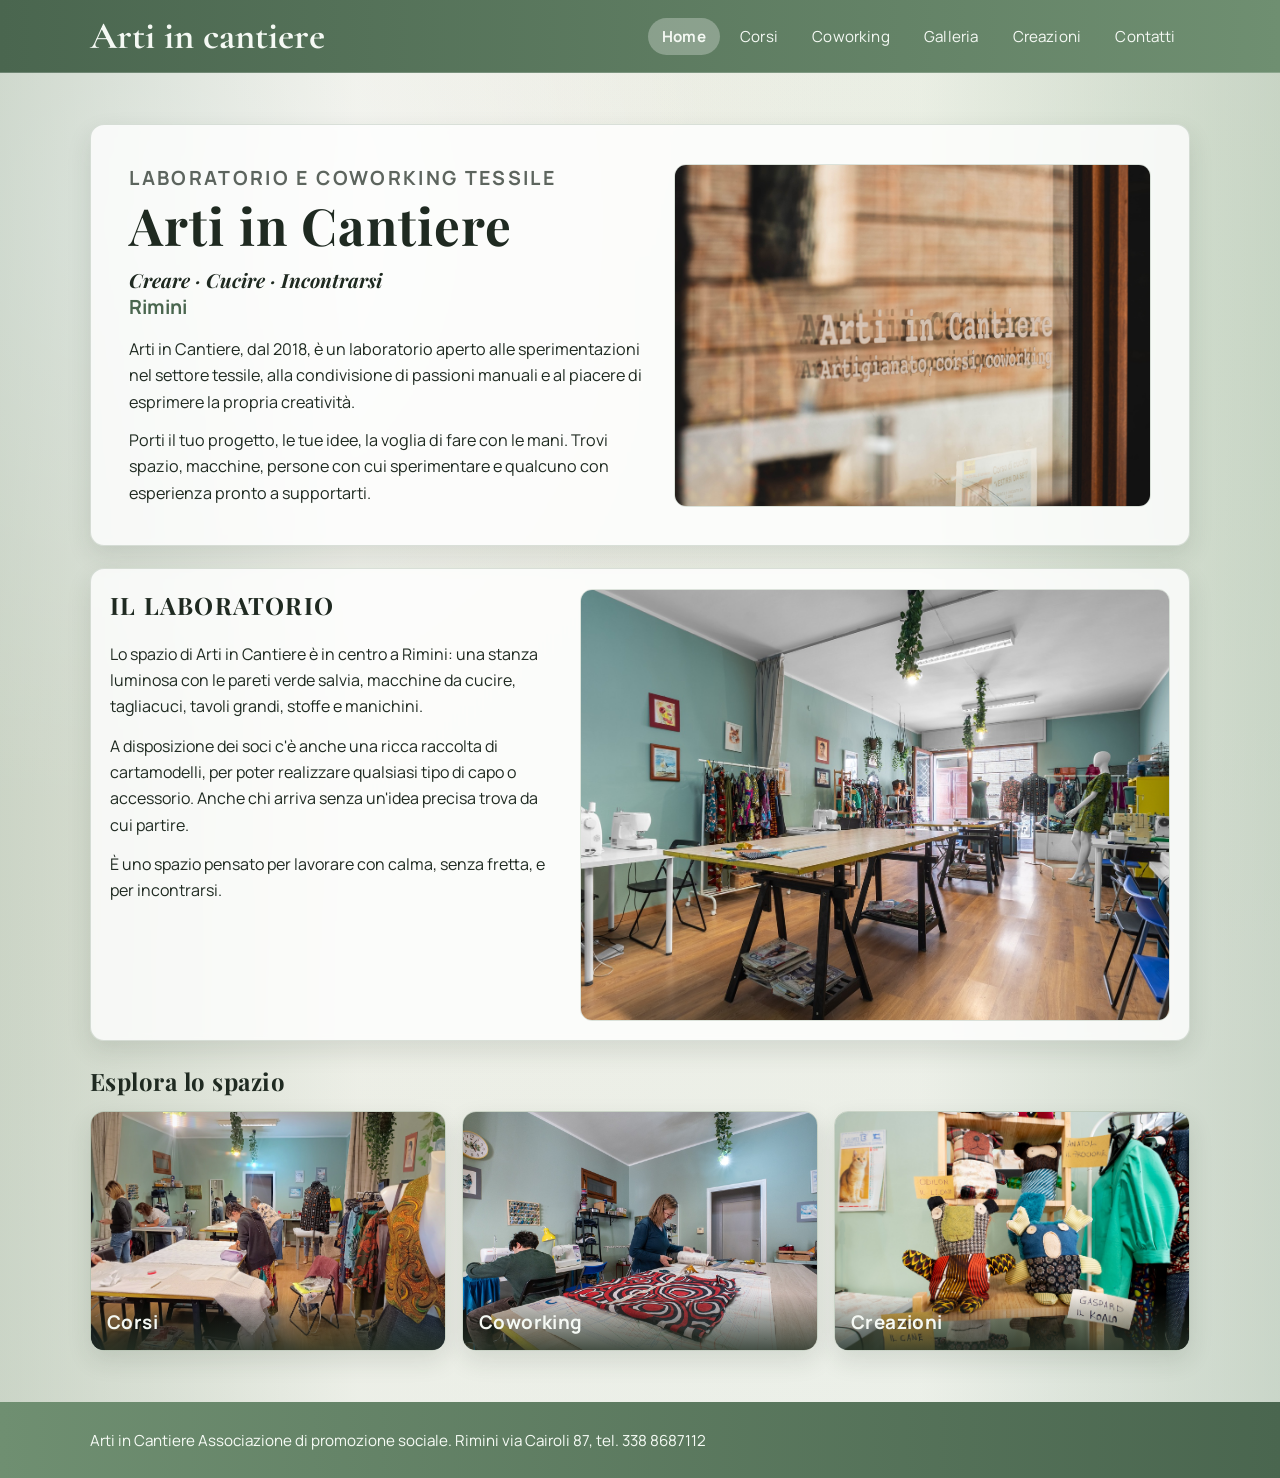
<file: index.html>
<!doctype html>
<html lang="it">
    <head>
        <meta charset="UTF-8">
        <meta name="viewport" content="width=device-width, initial-scale=1.0">
        <title>Arti in cantiere | Home</title>
        <link rel="preconnect" href="https://fonts.googleapis.com">
        <link rel="preconnect" href="https://fonts.gstatic.com" crossorigin="">
        <link href="https://fonts.googleapis.com/css2?family=Cormorant+Garamond:wght@500;700&amp;family=Manrope:wght@400;500;700&amp;family=Playfair+Display:ital,wght@0,500;0,700;1,500;1,700&amp;display=swap" rel="stylesheet">
        <link rel="stylesheet" href="assets/css/styles.css">
    </head>
    <body class="home-page">
        <header class="site-header">
        <div class="container navbar">
            <a class="brand" href="index.html">Arti in cantiere</a>
            <nav aria-label="Navigazione principale">
            <ul class="nav-links">
                <li><a href="index.html" aria-current="page">Home</a></li>
                <li><a href="corsi.html">Corsi</a></li>
                <li><a href="coworking.html">Coworking</a></li>
                <li><a href="galleria.html">Galleria</a></li>
                <li><a href="creazioni.html">Creazioni</a></li>
                <li><a href="contatti.html">Contatti</a></li>
            </ul>
            </nav>
        </div>
        </header>

        <main class="page-main">
        <div class="container">
            <section class="hero home-hero" aria-label="Presentazione associazione">
            <div class="home-hero-layout">
                <div class="home-intro">
                <p class="home-kicker">Laboratorio e Coworking tessile </p>
                <h1>Arti in Cantiere</h1>
                <p class="home-subtitle">Creare · Cucire · Incontrarsi</p>
                <p class="home-city">Rimini</p>

                <div class="home-copy">
                    <p>
                    Arti in Cantiere, dal 2018, è un laboratorio aperto alle sperimentazioni nel settore
                    tessile, alla condivisione di passioni manuali e al piacere di esprimere la
                    propria creatività.
                    </p>
                    <p>
                    Porti il tuo progetto, le tue idee, la voglia di fare con le mani. Trovi
                    spazio, macchine, persone con cui sperimentare e qualcuno con esperienza pronto
                    a supportarti.
                    </p>
                </div>
                </div>

                <figure class="home-hero-image">
                <img
                    src="resources/esterno.jpg"
                    alt="Vetrina esterna con il nome Arti in Cantiere"
                >
                </figure>
            </div>
            </section>

            <section class="content-panel home-lab" aria-label="Il laboratorio">
            <div class="home-lab-copy">
                <h2>Il laboratorio</h2>
                <p>
                Lo spazio di Arti in Cantiere è in centro a Rimini: una stanza luminosa con le
                pareti verde salvia, macchine da cucire, tagliacuci,  tavoli grandi, stoffe e manichini.
                </p>
                <p>
                A disposizione dei soci c'è anche una ricca raccolta di cartamodelli, per poter
                realizzare qualsiasi tipo di capo o accessorio. Anche chi arriva senza un'idea
                precisa trova da cui partire.
                </p>
                <p>
                È uno spazio pensato per lavorare con calma, senza fretta, e per incontrarsi.
                </p>
            </div>

            <figure class="home-lab-image">
                <img
                src="resources/home1-res.jpg"
                alt="Interno del laboratorio Arti in Cantiere"
                >
            </figure>
            </section>

            <section class="home-image-nav" aria-label="Navigazione per immagini">
            <h2>Esplora lo spazio</h2>

            <div class="image-nav-grid">
                <a class="image-nav-card" href="corsi.html">
                <img src="resources/corsi%20home2%20.jpg" alt="Accesso alla pagina Corsi">
                <span class="image-nav-label">Corsi</span>
                </a>

                <a class="image-nav-card" href="coworking.html">
                <img src="resources/pietro-res.jpg" alt="Accesso alla pagina Coworking">
                <span class="image-nav-label">Coworking</span>
                </a>

                <a class="image-nav-card" href="creazioni.html">
                <img src="resources/pupazzi-res.jpg" alt="Accesso alla pagina Creazioni">
                <span class="image-nav-label">Creazioni</span>
                </a>
            </div>
            </section>
        </div>
        </main>

        <footer class="site-footer">
        <div class="container">
            <p>Arti in Cantiere Associazione di promozione sociale. Rimini via Cairoli 87, tel. 338 8687112</p>
        </div>
        </footer>
    </body>
</html>
</file>
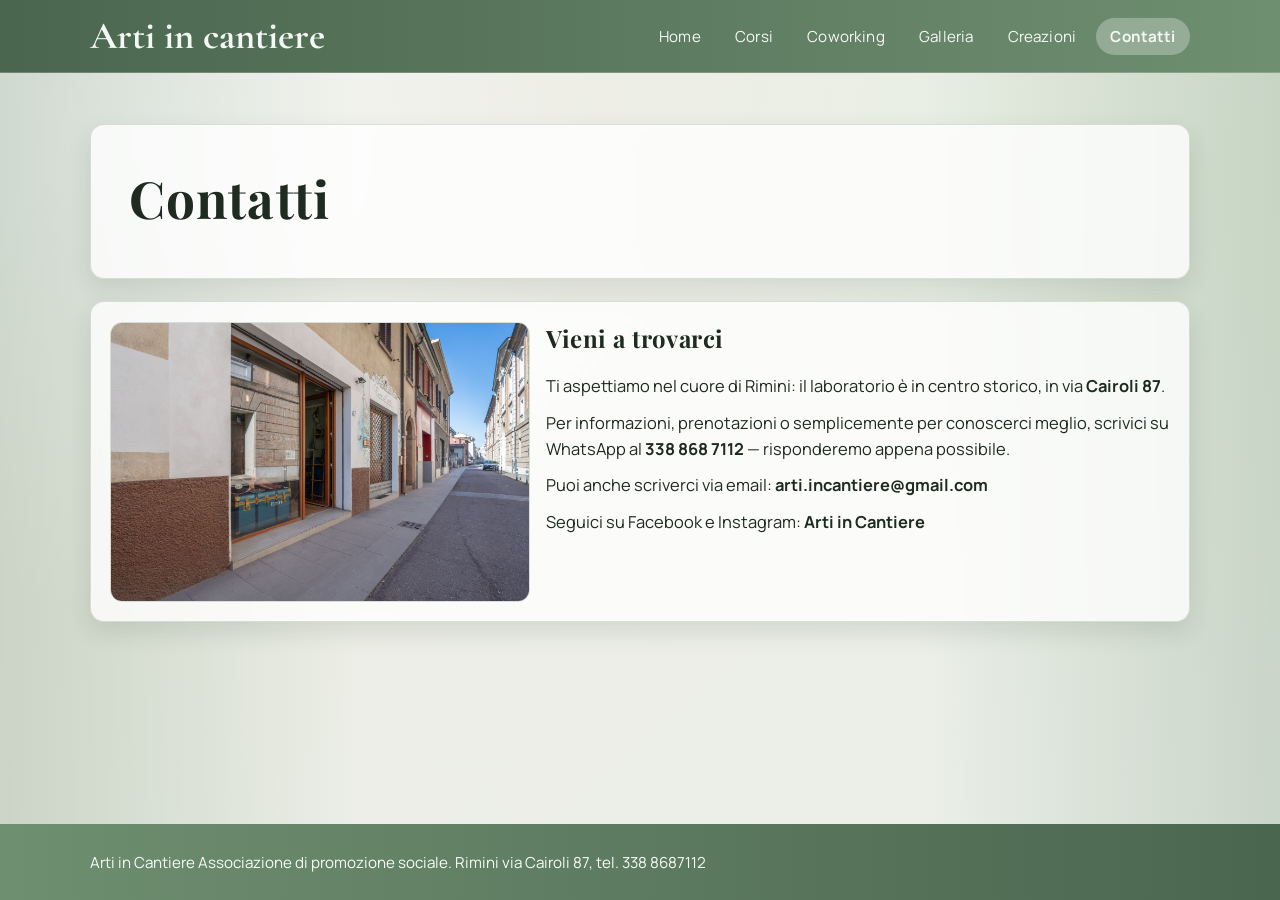
<file: contatti.html>
<!doctype html>
<html lang="it">
  <head>
    <meta charset="UTF-8" />
    <meta name="viewport" content="width=device-width, initial-scale=1.0" />
    <title>Arti in cantiere | Contatti</title>
    <link rel="preconnect" href="https://fonts.googleapis.com" />
    <link rel="preconnect" href="https://fonts.gstatic.com" crossorigin />
    <link
      href="https://fonts.googleapis.com/css2?family=Cormorant+Garamond:wght@500;700&family=Manrope:wght@400;500;700&family=Playfair+Display:ital,wght@0,500;0,700;1,500;1,700&display=swap"
      rel="stylesheet"
    />
    <link rel="stylesheet" href="assets/css/styles.css" />
  </head>
  <body>
    <header class="site-header">
      <div class="container navbar">
        <a class="brand" href="index.html">Arti in cantiere</a>
        <nav aria-label="Navigazione principale">
          <ul class="nav-links">
            <li><a href="index.html">Home</a></li>
            <li><a href="corsi.html">Corsi</a></li>
            <li><a href="coworking.html">Coworking</a></li>
            <li><a href="galleria.html">Galleria</a></li>
            <li><a href="creazioni.html">Creazioni</a></li>
            <li><a href="contatti.html" aria-current="page">Contatti</a></li>
          </ul>
        </nav>
      </div>
    </header>

    <main class="page-main">
      <div class="container">
        <section class="hero">
          <h1>Contatti</h1>
        </section>

        <section class="content-panel contacts-layout" aria-label="Informazioni di contatto">
          <figure class="contacts-photo">
            <img src="resources/indirizzo.jpg" alt="Ingresso del laboratorio Arti in Cantiere" />
          </figure>

          <div class="contacts-copy">
            <h2>Vieni a trovarci</h2>
            <p>
              Ti aspettiamo nel cuore di Rimini: il laboratorio &egrave; in centro storico, in via
              <strong>Cairoli 87</strong>.
            </p>
            <p>
              Per informazioni, prenotazioni o semplicemente per conoscerci meglio, scrivici su
              WhatsApp al <strong>338 868 7112</strong> &mdash; risponderemo appena possibile.
            </p>
            <p>
              Puoi anche scriverci via email: <strong>arti.incantiere@gmail.com</strong>
            </p>
            <p>
              Seguici su Facebook e Instagram: <strong>Arti in Cantiere</strong>
            </p>
          </div>
        </section>
      </div>
    </main>

    <footer class="site-footer">
      <div class="container">
        <p>Arti in Cantiere Associazione di promozione sociale. Rimini via Cairoli 87, tel. 338 8687112</p>
      </div>
    </footer>
  </body>
</html>
</file>
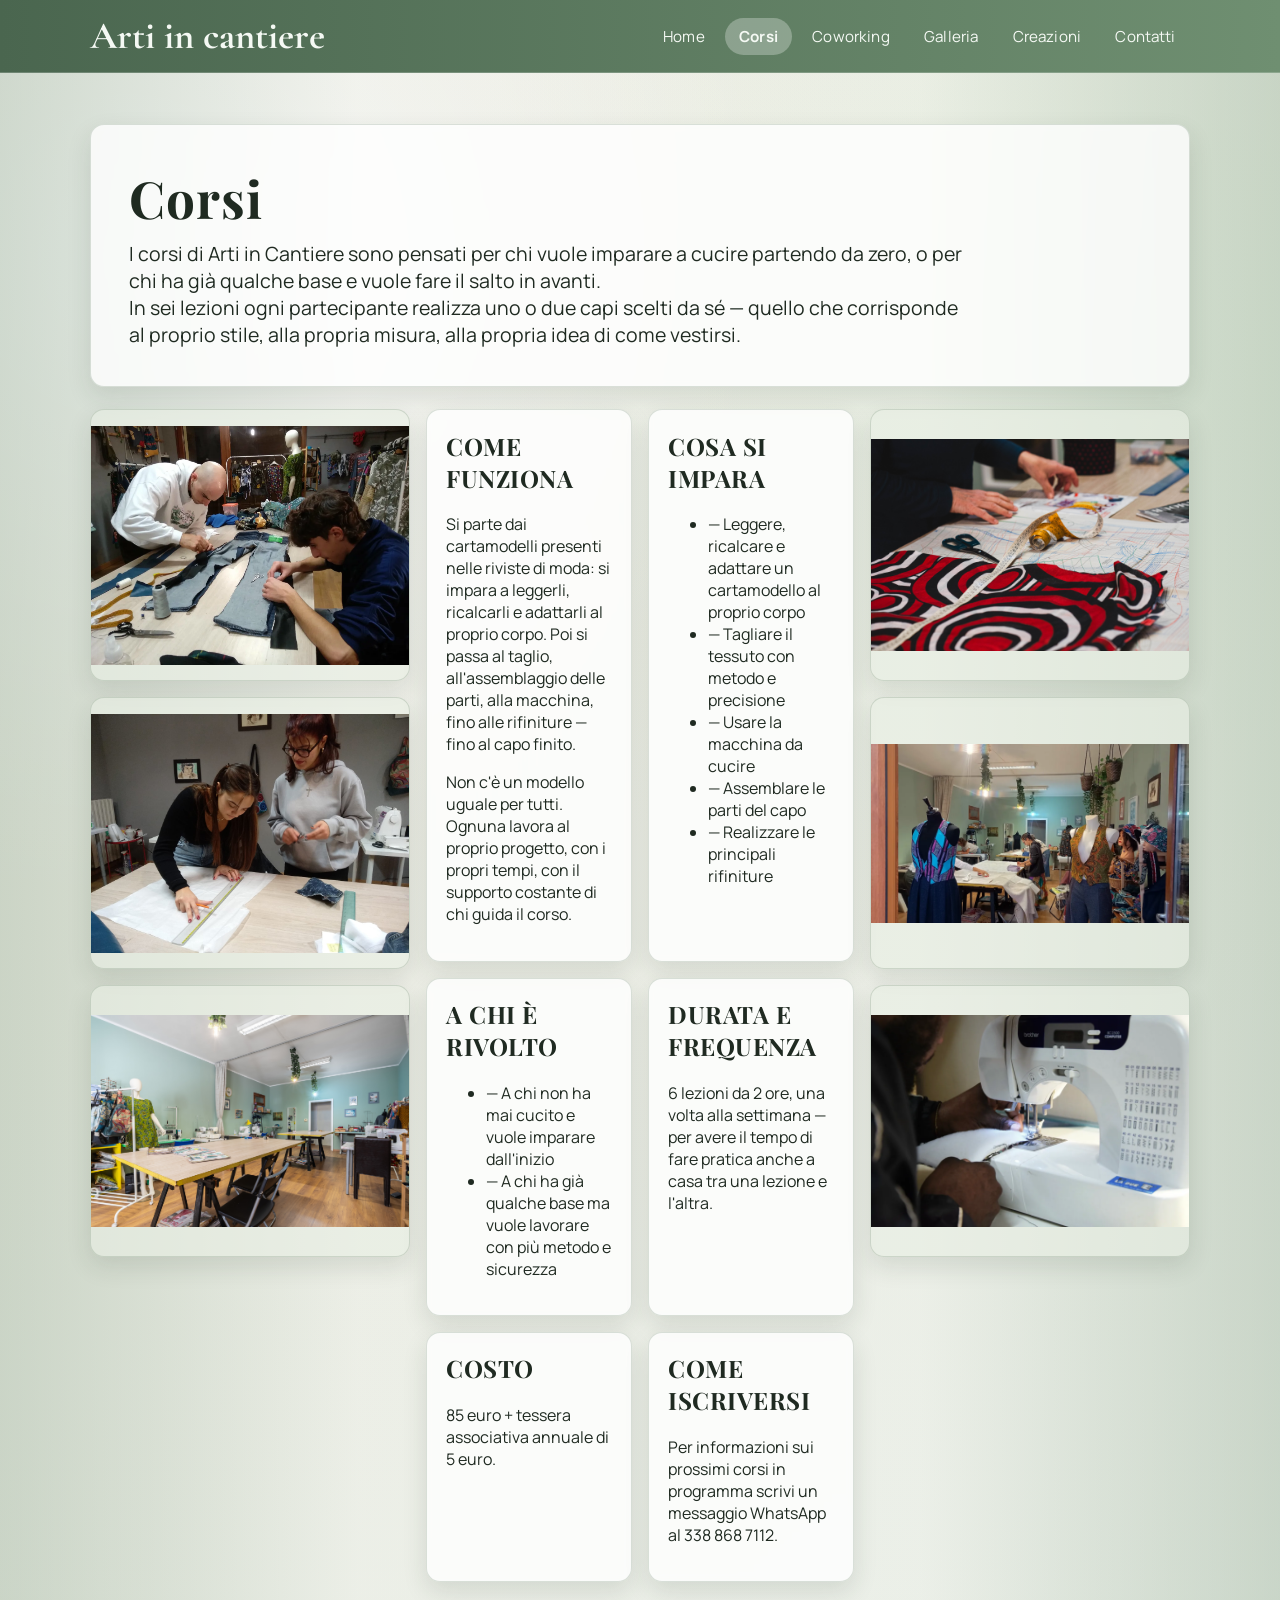
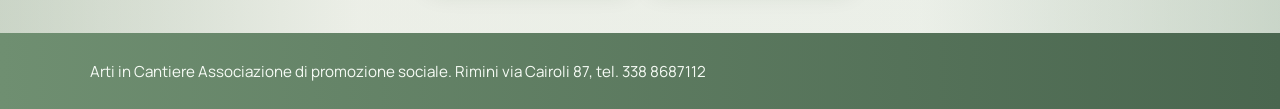
<file: corsi.html>
<!doctype html>
<html lang="it">
  <head>
    <meta charset="UTF-8" />
    <meta name="viewport" content="width=device-width, initial-scale=1.0" />
    <title>Arti in cantiere | Corsi</title>
    <link rel="preconnect" href="https://fonts.googleapis.com" />
    <link rel="preconnect" href="https://fonts.gstatic.com" crossorigin />
    <link
      href="https://fonts.googleapis.com/css2?family=Cormorant+Garamond:wght@500;700&family=Manrope:wght@400;500;700&family=Playfair+Display:ital,wght@0,500;0,700;1,500;1,700&display=swap"
      rel="stylesheet"
    />
    <link rel="stylesheet" href="assets/css/styles.css" />
  </head>
  <body>
    <header class="site-header">
      <div class="container navbar">
        <a class="brand" href="index.html">Arti in cantiere</a>
        <nav aria-label="Navigazione principale">
          <ul class="nav-links">
            <li><a href="index.html">Home</a></li>
            <li><a href="corsi.html" aria-current="page">Corsi</a></li>
            <li><a href="coworking.html">Coworking</a></li>
            <li><a href="galleria.html">Galleria</a></li>
            <li><a href="creazioni.html">Creazioni</a></li>
            <li><a href="contatti.html">Contatti</a></li>
          </ul>
        </nav>
      </div>
    </header>

    <main class="page-main">
      <div class="container">
        <section class="hero">
          <h1>Corsi</h1>
          <p>
            I corsi di Arti in Cantiere sono pensati per chi vuole imparare a cucire partendo da
            zero, o per chi ha gi&agrave; qualche base e vuole fare il salto in avanti.
          </p>
          <p>
            In sei lezioni ogni partecipante realizza uno o due capi scelti da s&eacute; &mdash; quello che
            corrisponde al proprio stile, alla propria misura, alla propria idea di come vestirsi.
          </p>
        </section>

        <section class="course-side-layout" aria-label="Struttura corsi">
          <div class="course-side-rail" aria-label="Immagini corso lato sinistro">
            <figure class="course-side-photo">
              <img src="resources/corsi%209.webp" alt="Corso di cucito: prova e adattamento del modello" />
            </figure>
            <figure class="course-side-photo">
              <img src="resources/corso%204.jpg" alt="Corso di cucito: lavorazione su tavolo da taglio" />
            </figure>
            <figure class="course-side-photo">
              <img src="resources/spazio%2010.jpg" alt="Spazio laboratorio durante le attivita" />
            </figure>
          </div>

          <div class="grid">
            <article class="content-panel span-6">
              <h2>COME FUNZIONA</h2>
              <p>
                Si parte dai cartamodelli presenti nelle riviste di moda: si impara a leggerli,
                ricalcarli e adattarli al proprio corpo. Poi si passa al taglio, all'assemblaggio
                delle parti, alla macchina, fino alle rifiniture &mdash; fino al capo finito.
              </p>
              <p>
                Non c'&egrave; un modello uguale per tutti. Ognuna lavora al proprio progetto, con i
                propri tempi, con il supporto costante di chi guida il corso.
              </p>
            </article>

            <article class="content-panel span-6">
              <h2>COSA SI IMPARA</h2>
              <ul>
                <li>&mdash; Leggere, ricalcare e adattare un cartamodello al proprio corpo</li>
                <li>&mdash; Tagliare il tessuto con metodo e precisione</li>
                <li>&mdash; Usare la macchina da cucire</li>
                <li>&mdash; Assemblare le parti del capo</li>
                <li>&mdash; Realizzare le principali rifiniture</li>
              </ul>
            </article>

            <article class="content-panel span-6">
              <h2>A CHI &Egrave; RIVOLTO</h2>
              <ul>
                <li>&mdash; A chi non ha mai cucito e vuole imparare dall'inizio</li>
                <li>&mdash; A chi ha gi&agrave; qualche base ma vuole lavorare con pi&ugrave; metodo e sicurezza</li>
              </ul>
            </article>

            <article class="content-panel span-6">
              <h2>DURATA E FREQUENZA</h2>
              <p>
                6 lezioni da 2 ore, una volta alla settimana &mdash; per avere il tempo di fare
                pratica anche a casa tra una lezione e l'altra.
              </p>
            </article>

            <article class="content-panel span-6">
              <h2>COSTO</h2>
              <p>85 euro + tessera associativa annuale di 5 euro.</p>
            </article>

            <article class="content-panel span-6">
              <h2>COME ISCRIVERSI</h2>
              <p>
                Per informazioni sui prossimi corsi in programma scrivi un messaggio WhatsApp al
                338 868 7112.
              </p>
            </article>
          </div>

          <div class="course-side-rail" aria-label="Immagini corso lato destro">
            <figure class="course-side-photo">
              <img src="resources/corsi2.jpg" alt="Corso di cucito: partecipante alla macchina da cucire" />
            </figure>
            <figure class="course-side-photo">
              <img src="resources/corsi%208.webp" alt="Corso di cucito: capo in fase di rifinitura" />
            </figure>
            <figure class="course-side-photo">
              <img src="resources/macchina.webp" alt="Macchina da cucire durante una lezione" />
            </figure>
          </div>
        </section>
      </div>
    </main>

    <footer class="site-footer">
      <div class="container">
        <p>Arti in Cantiere Associazione di promozione sociale. Rimini via Cairoli 87, tel. 338 8687112</p>
      </div>
    </footer>
  </body>
</html>
</file>
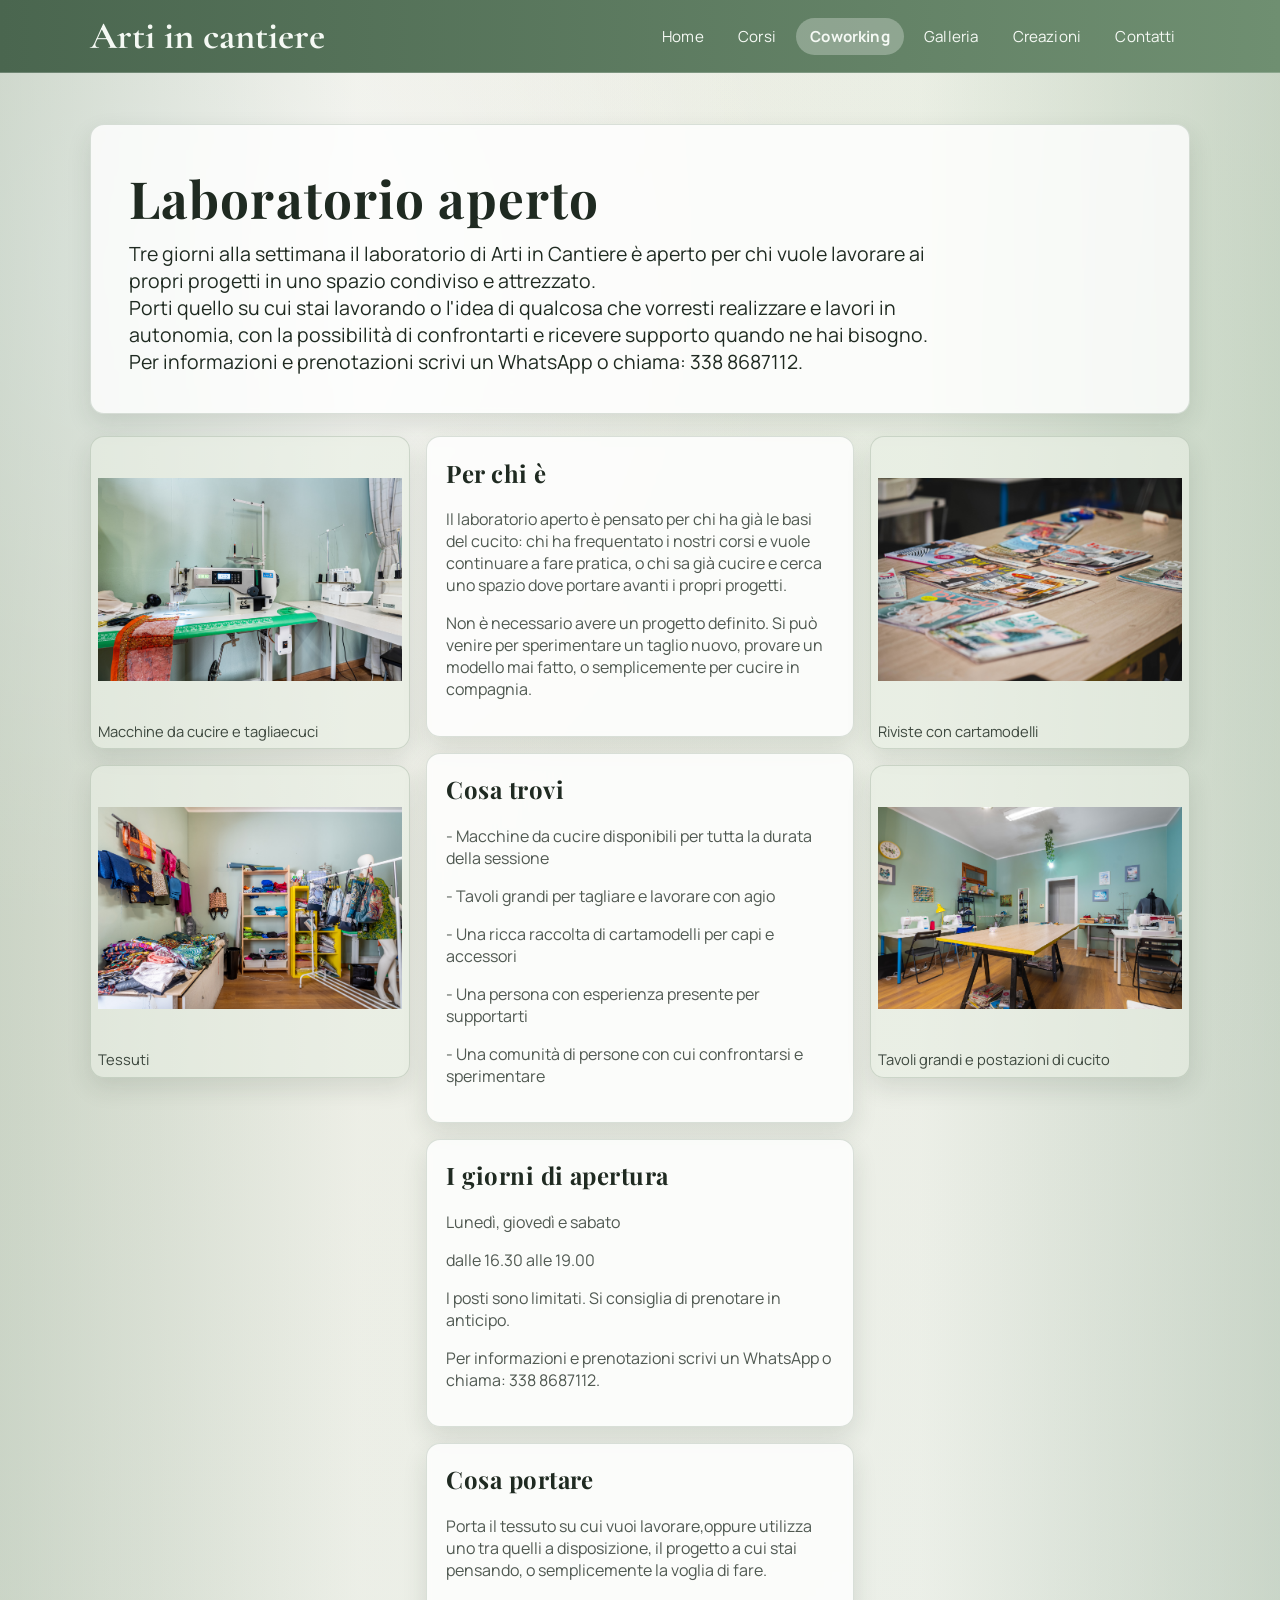
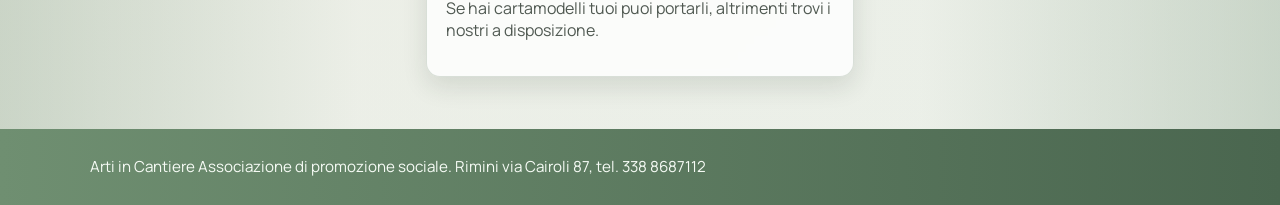
<file: coworking.html>
<!doctype html>
<html lang="it">
  <head>
    <meta charset="UTF-8" />
    <meta name="viewport" content="width=device-width, initial-scale=1.0" />
    <title>Arti in cantiere | Coworking</title>
    <link rel="preconnect" href="https://fonts.googleapis.com" />
    <link rel="preconnect" href="https://fonts.gstatic.com" crossorigin />
    <link
      href="https://fonts.googleapis.com/css2?family=Cormorant+Garamond:wght@500;700&family=Manrope:wght@400;500;700&family=Playfair+Display:ital,wght@0,500;0,700;1,500;1,700&display=swap"
      rel="stylesheet"
    />
    <link rel="stylesheet" href="assets/css/styles.css" />
  </head>
  <body>
    <header class="site-header">
      <div class="container navbar">
        <a class="brand" href="index.html">Arti in cantiere</a>
        <nav aria-label="Navigazione principale">
          <ul class="nav-links">
            <li><a href="index.html">Home</a></li>
            <li><a href="corsi.html">Corsi</a></li>
            <li><a href="coworking.html" aria-current="page">Coworking</a></li>
            <li><a href="galleria.html">Galleria</a></li>
            <li><a href="creazioni.html">Creazioni</a></li>
            <li><a href="contatti.html">Contatti</a></li>
          </ul>
        </nav>
      </div>
    </header>

    <main class="page-main">
      <div class="container">
        <section class="hero">
          <h1>Laboratorio aperto</h1>
          <p>
            Tre giorni alla settimana il laboratorio di Arti in Cantiere è aperto per chi vuole
            lavorare ai propri progetti in uno spazio condiviso e attrezzato.
          </p>
          <p>
            Porti quello su cui stai lavorando o l'idea di qualcosa che vorresti realizzare e lavori in autonomia, con la 
            possibilità di confrontarti e ricevere supporto quando ne hai bisogno.
          </p>
          <p>
            Per informazioni e prenotazioni scrivi un WhatsApp o chiama: 338 8687112.
          </p>
        </section>

        <section class="course-side-layout" aria-label="Informazioni laboratorio aperto">
          <div class="course-side-rail" aria-label="Immagini coworking lato sinistro">
            <figure class="course-side-photo coworking-photo">
              <img src="resources/strumenti_disponibili.jpg" alt="Strumenti e macchine del laboratorio" />
              <figcaption class="side-photo-caption">Macchine da cucire e tagliaecuci</figcaption>
            </figure>
            <figure class="course-side-photo coworking-photo">
              <img src="resources/tessuti_disponibili.jpg" alt="Tessuti disponibili in laboratorio" />
              <figcaption class="side-photo-caption">Tessuti</figcaption>
            </figure>
          </div>

          <div class="grid">
            <article class="content-panel span-12">
              <h2>Per chi è</h2>
              <p class="muted">
                Il laboratorio aperto è pensato per chi ha già le basi del cucito: chi ha frequentato
                i nostri corsi e vuole continuare a fare pratica, o chi sa già cucire e cerca uno
                spazio dove portare avanti i propri progetti.
              </p>
              <p class="muted">
                Non è necessario avere un progetto definito. Si può venire per sperimentare un taglio
                nuovo, provare un modello mai fatto, o semplicemente per cucire in compagnia.
              </p>
            </article>

            <article class="content-panel span-12">
              <h2>Cosa trovi</h2>
              <p class="muted">- Macchine da cucire disponibili per tutta la durata della sessione</p>
              <p class="muted">- Tavoli grandi per tagliare e lavorare con agio</p>
              <p class="muted">- Una ricca raccolta di cartamodelli per capi e accessori</p>
              <p class="muted">- Una persona con esperienza presente per supportarti</p>
              <p class="muted">- Una comunità di persone con cui confrontarsi e sperimentare</p>
            </article>

            <article class="content-panel span-12">
              <h2>I giorni di apertura</h2>
              <p class="muted">Lunedì, giovedì e sabato</p>
              <p class="muted">dalle 16.30 alle 19.00</p>
              <p class="muted">
                I posti sono limitati. Si consiglia di prenotare in anticipo.
              </p>
              <p class="muted">
                Per informazioni e prenotazioni scrivi un WhatsApp o chiama: 338 8687112.
              </p>
            </article>

            <article class="content-panel span-12">
              <h2>Cosa portare</h2>
              <p class="muted">
                Porta il tessuto su cui vuoi lavorare,oppure utilizza uno tra quelli a disposizione, il progetto a cui stai pensando, o
                semplicemente la voglia di fare.
              </p>
              <p class="muted">
                Se hai cartamodelli tuoi puoi portarli, altrimenti trovi i nostri a disposizione.
              </p>
            </article>
          </div>

          <div class="course-side-rail" aria-label="Immagini coworking lato destro">
            <figure class="course-side-photo coworking-photo">
              <img src="resources/cartamodelli.jpg" alt="Cartamodelli disponibili in laboratorio" />
              <figcaption class="side-photo-caption">Riviste con cartamodelli</figcaption>
            </figure>
            <figure class="course-side-photo coworking-photo">
              <img src="resources/strumenti2.jpg" alt="Ulteriori strumenti disponibili in laboratorio" />
              <figcaption class="side-photo-caption">Tavoli grandi e postazioni di cucito</figcaption>
            </figure>
          </div>
        </section>
      </div>
    </main>

    <footer class="site-footer">
      <div class="container">
        <p>Arti in Cantiere Associazione di promozione sociale. Rimini via Cairoli 87, tel. 338 8687112</p>
      </div>
    </footer>
  </body>
</html>
</file>
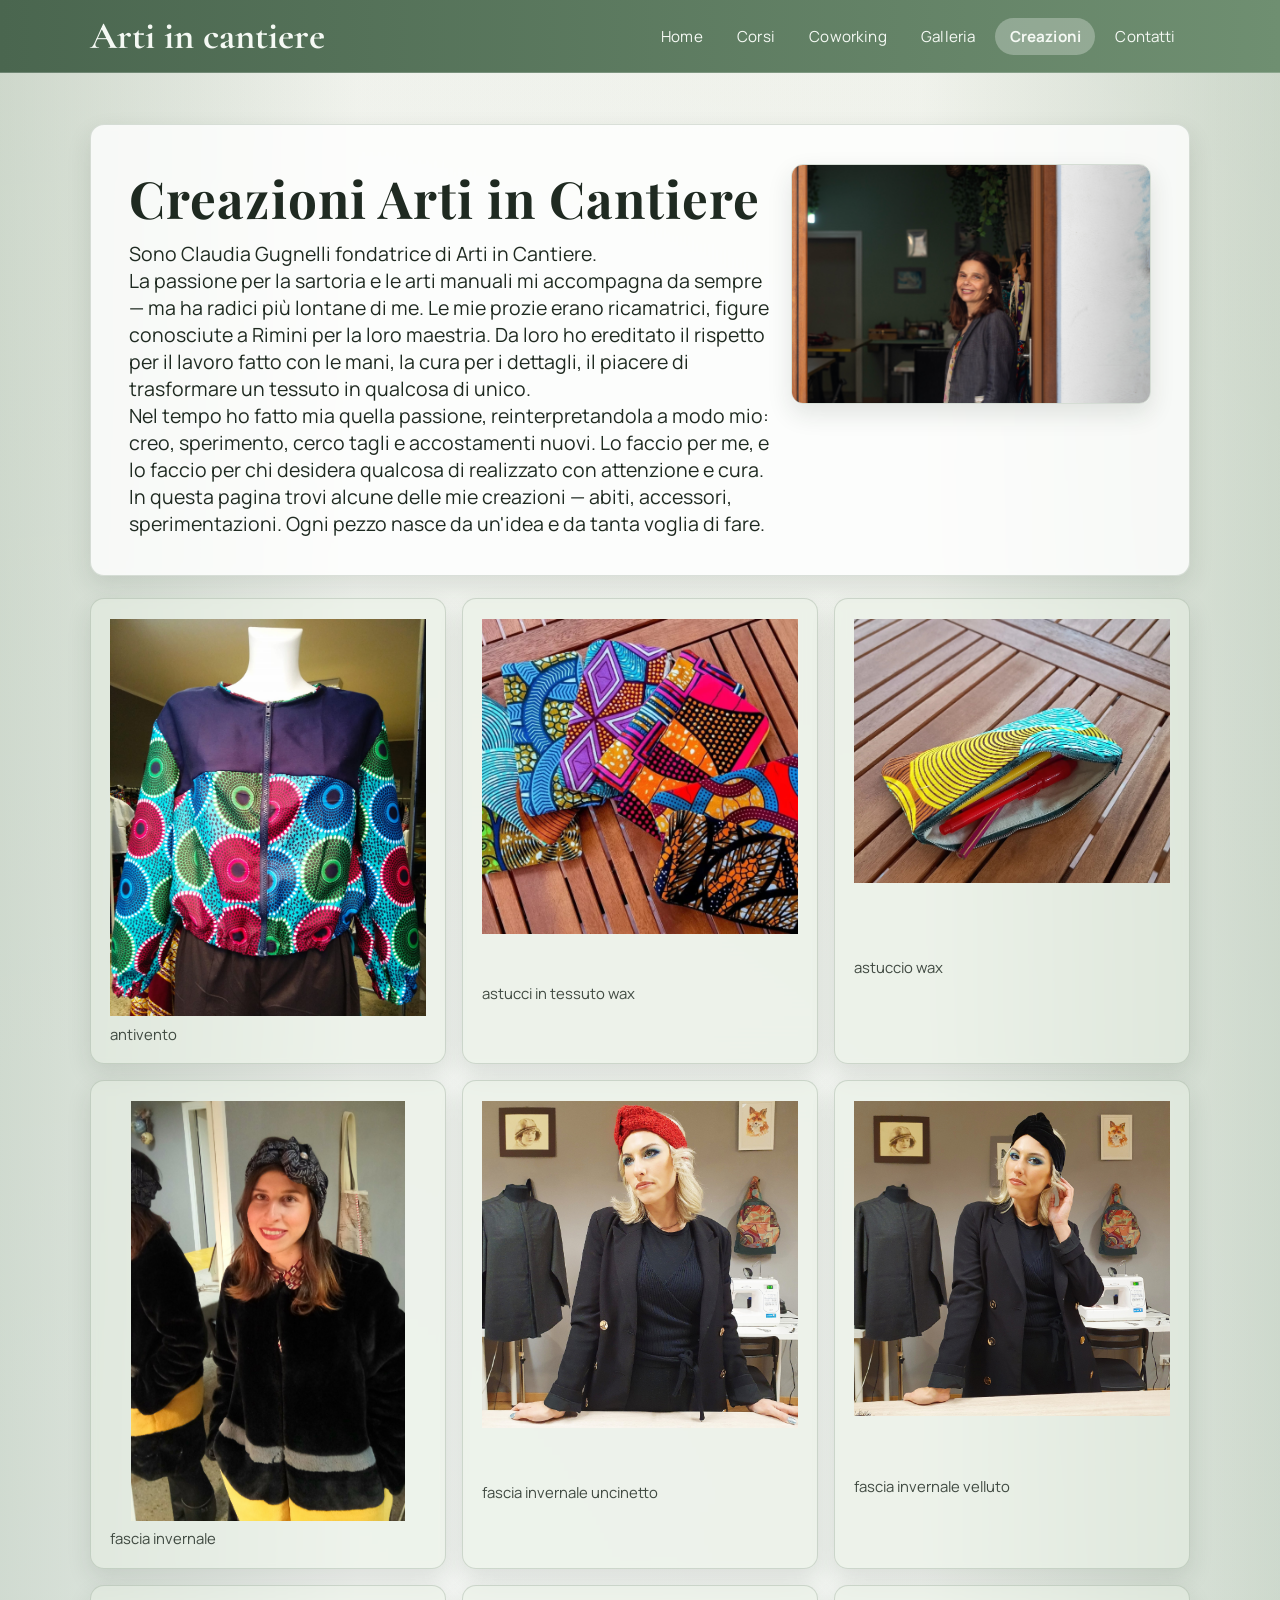
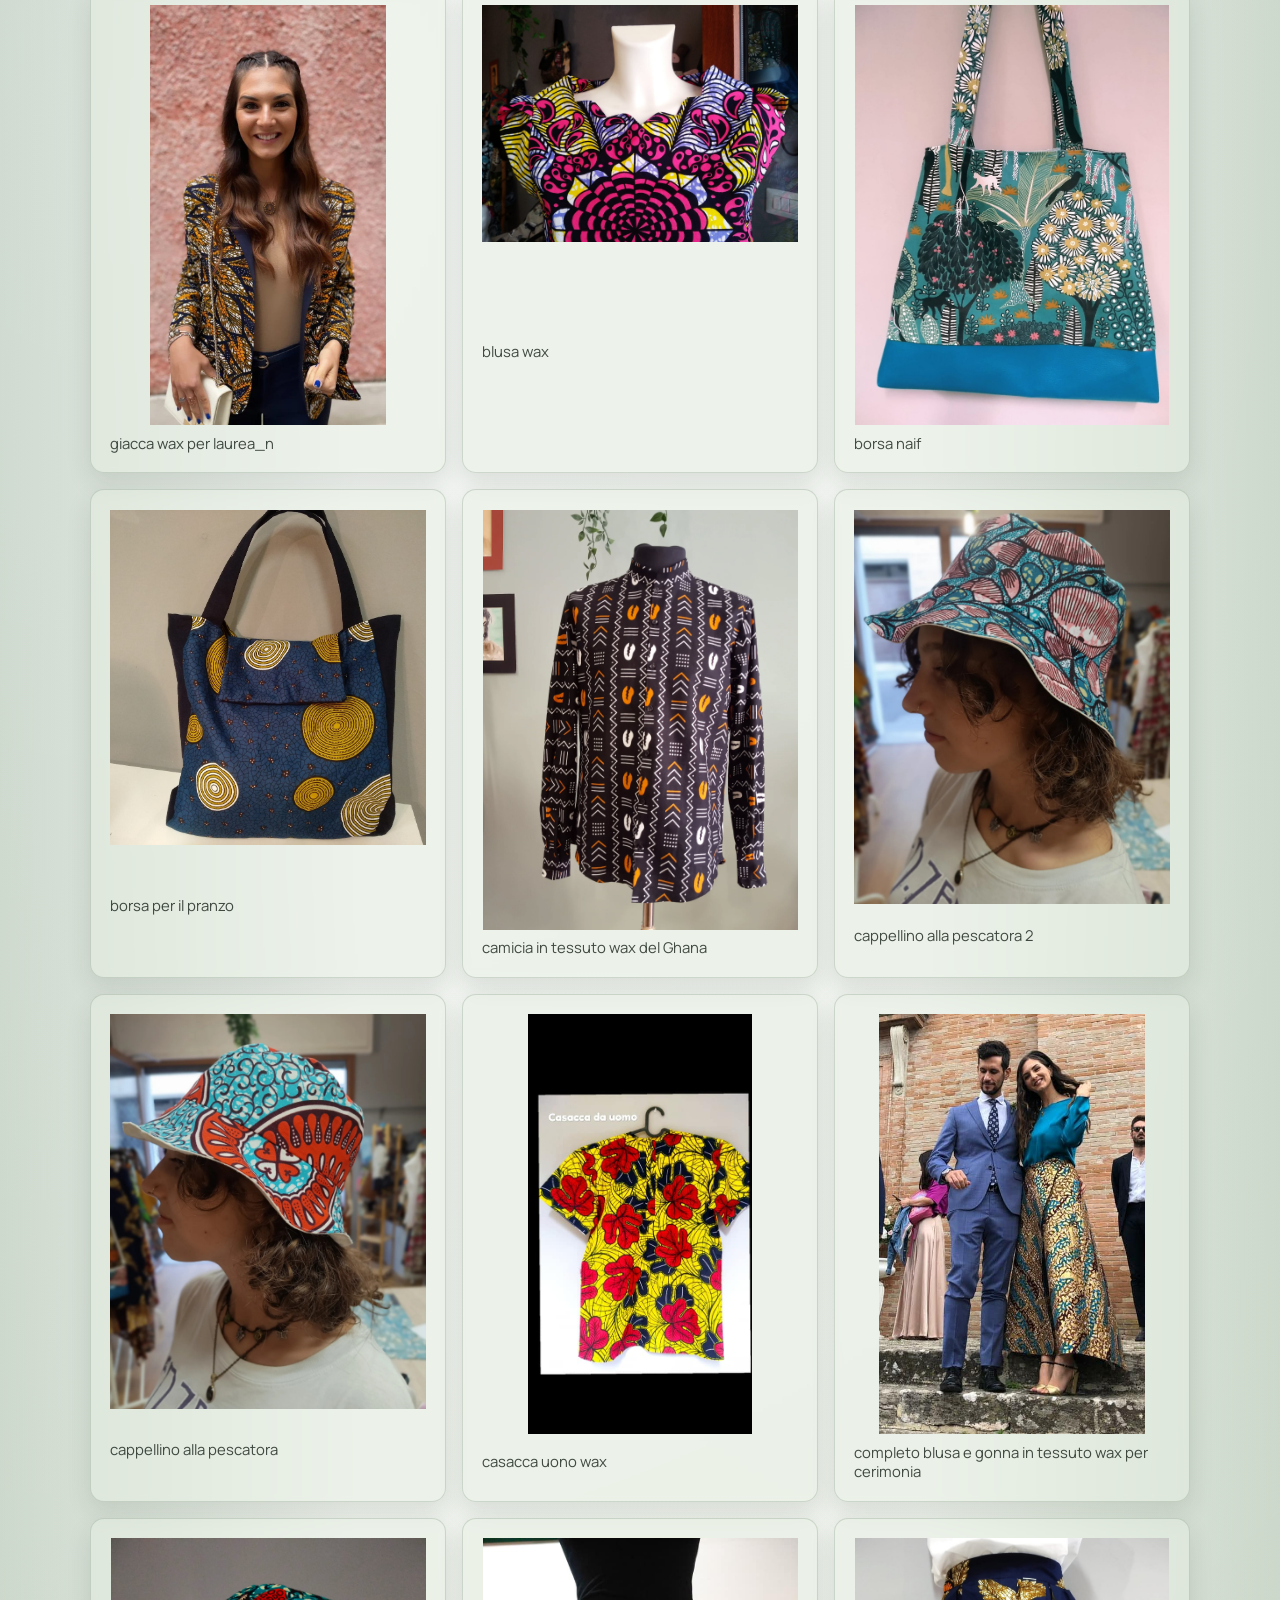
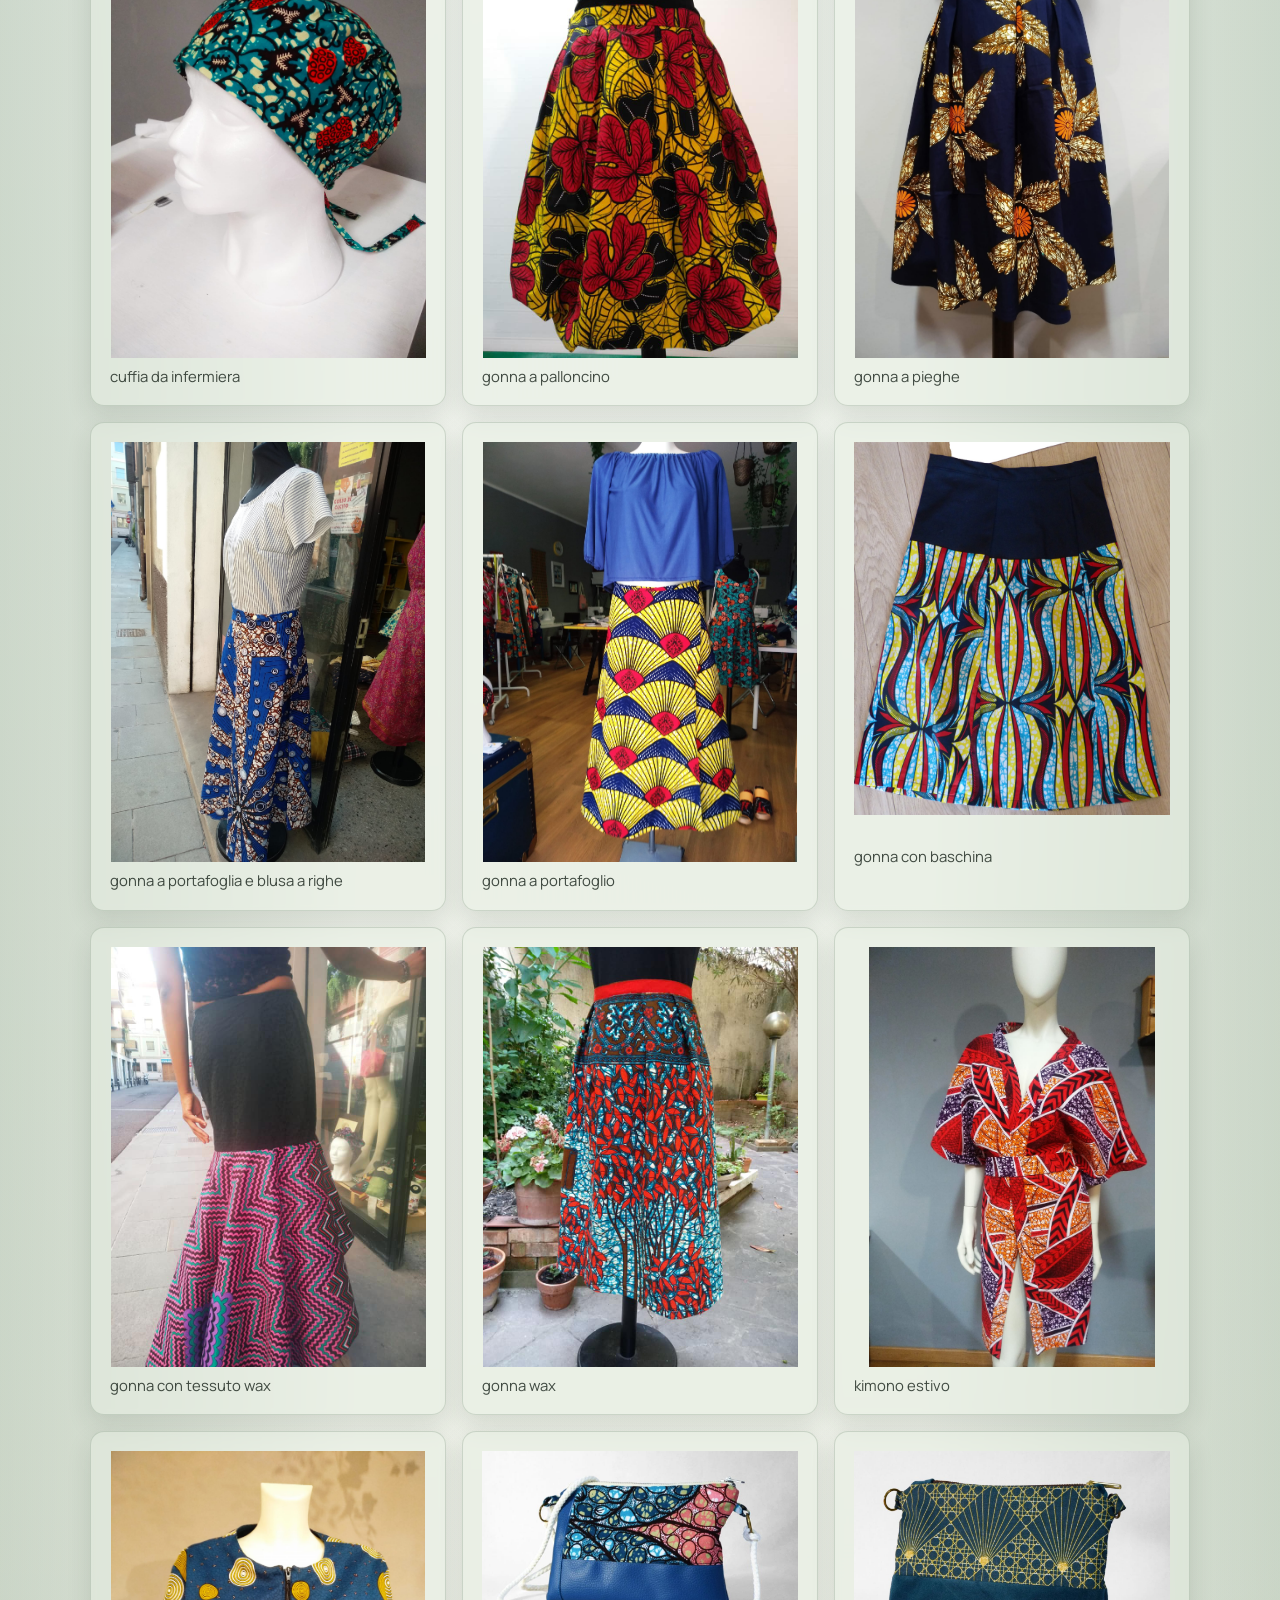
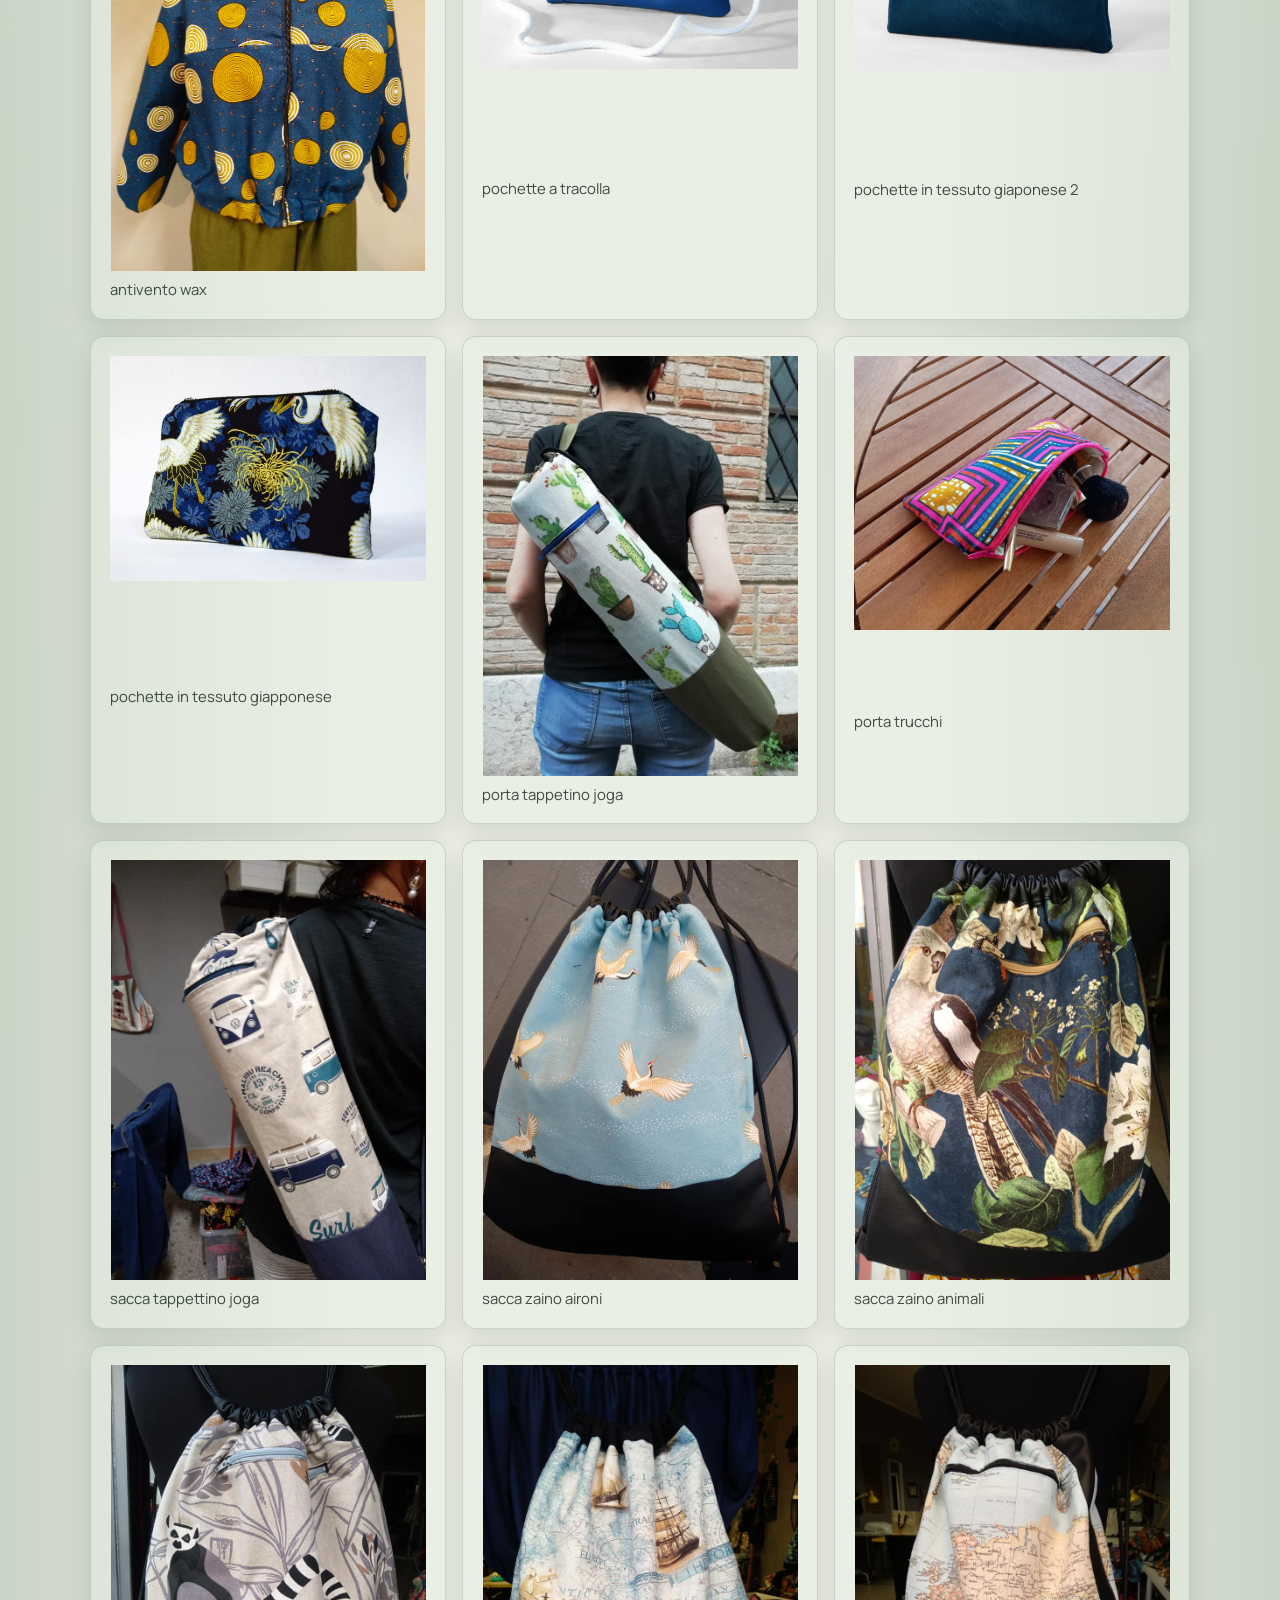
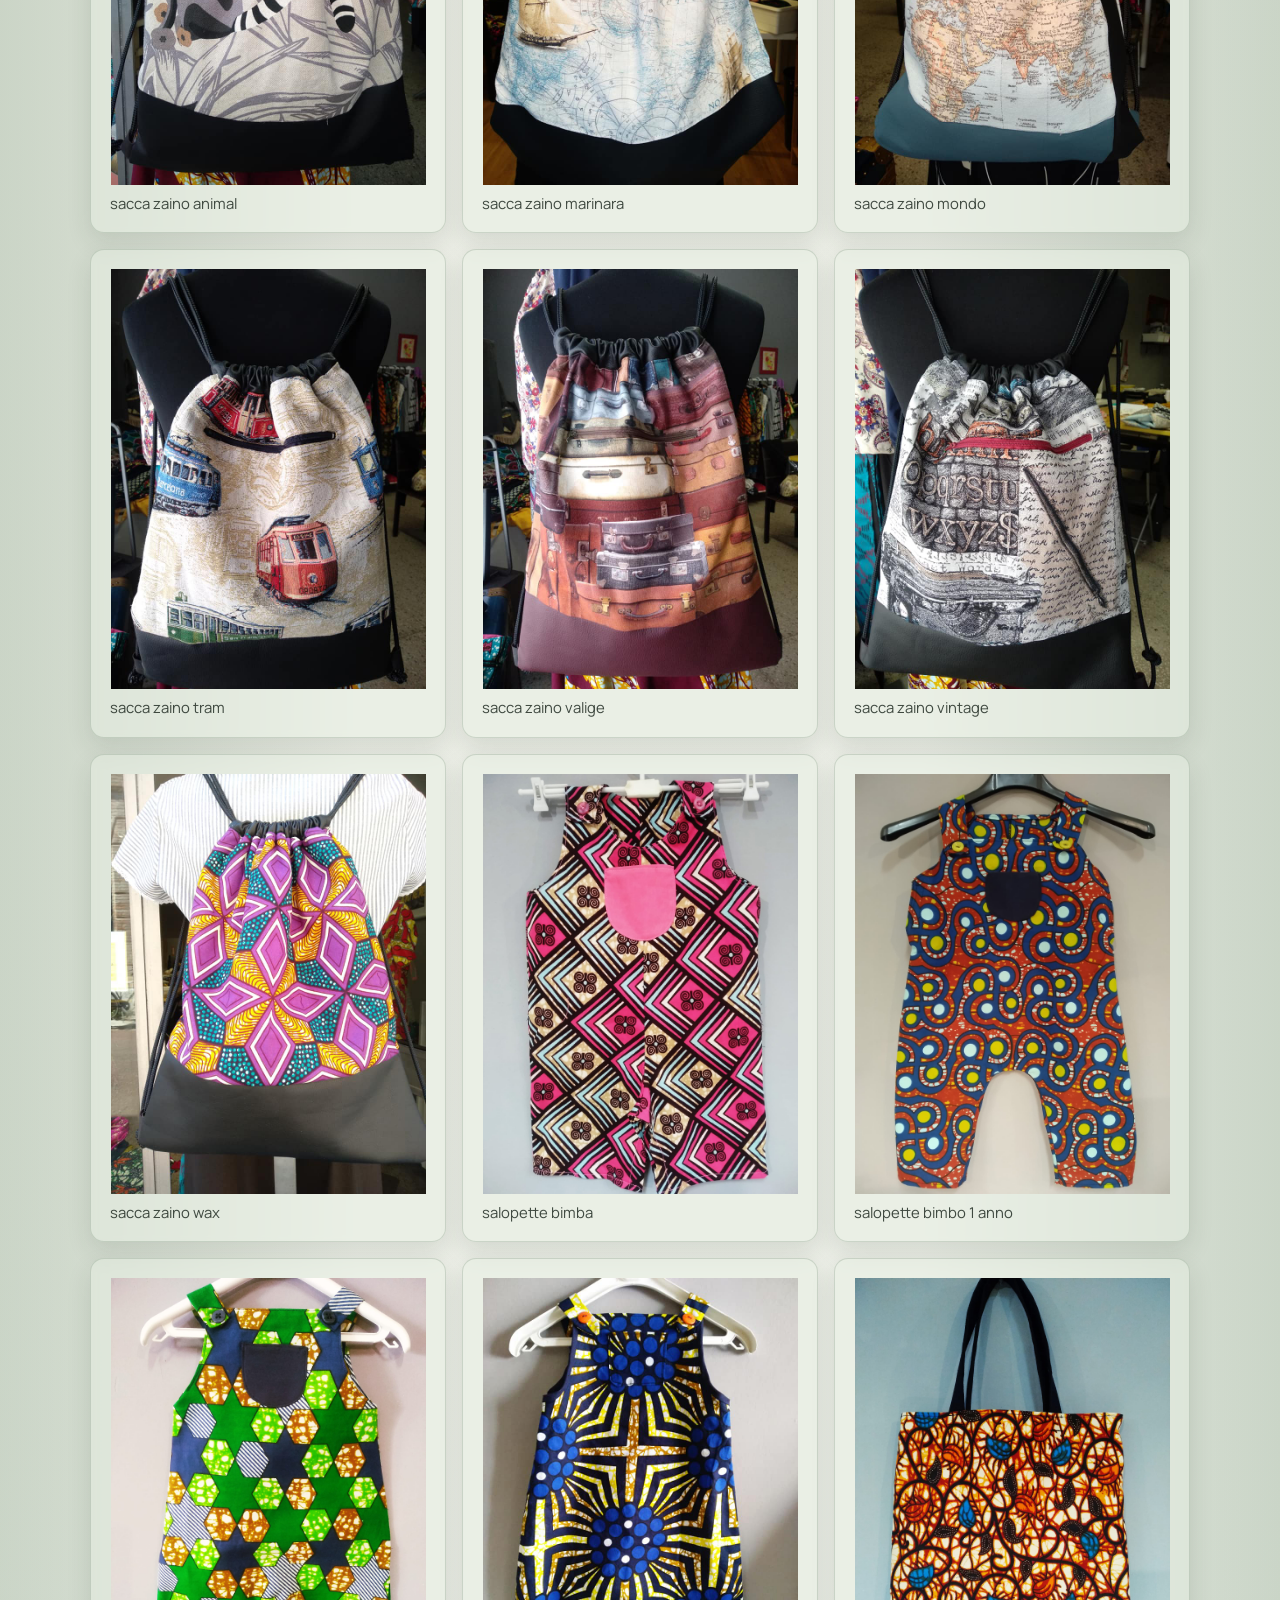
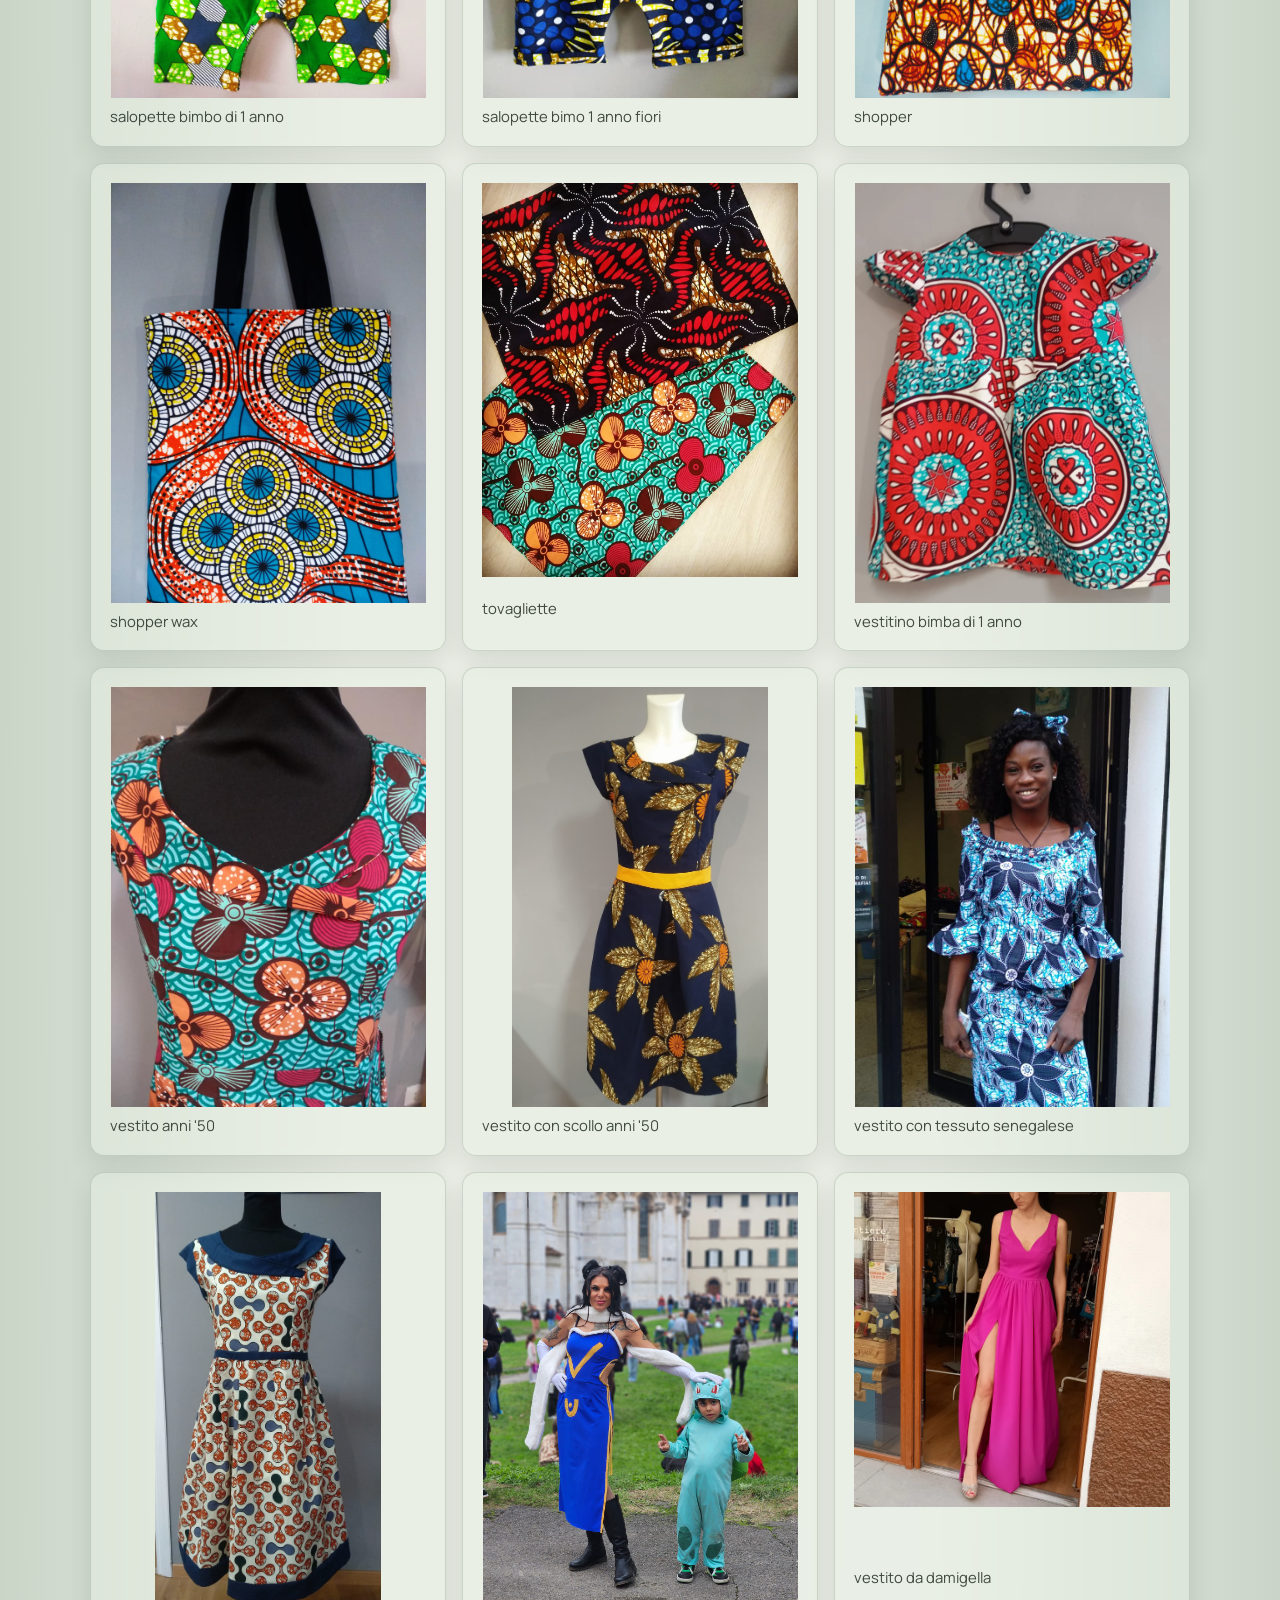
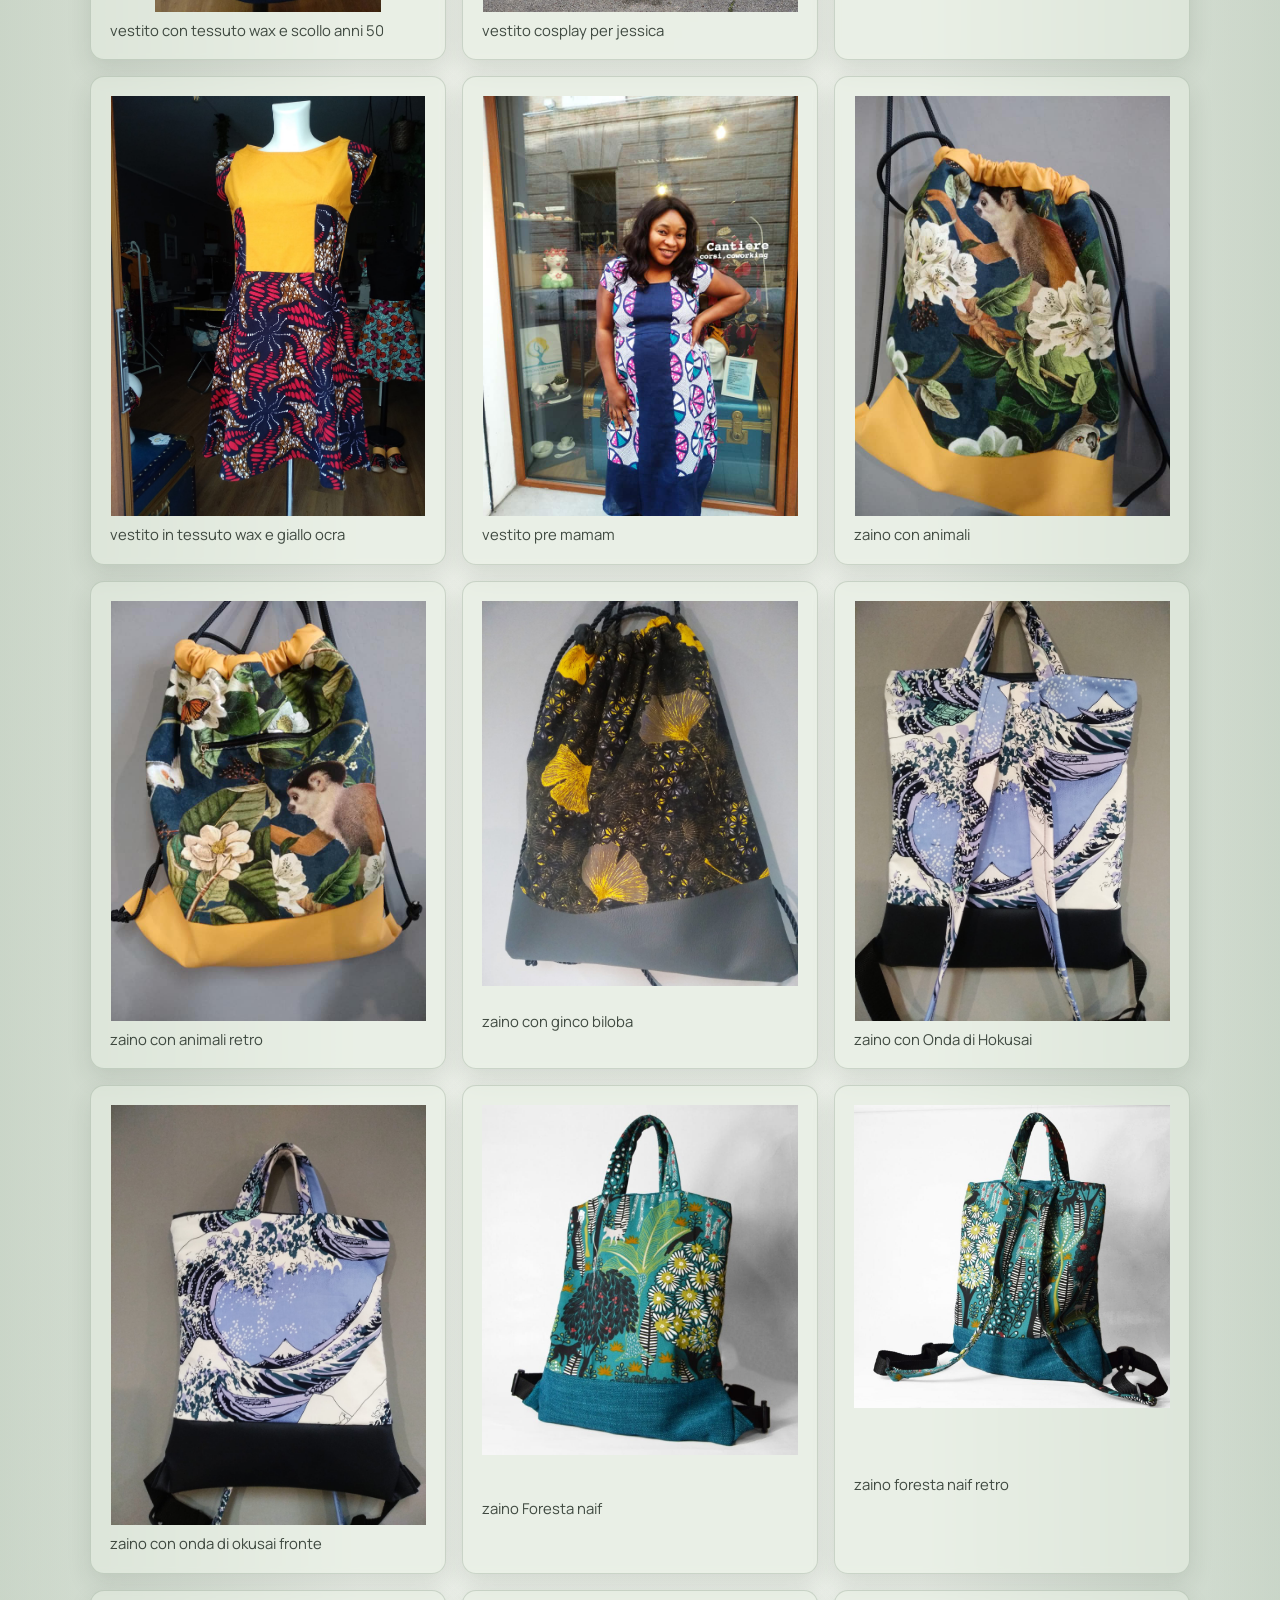
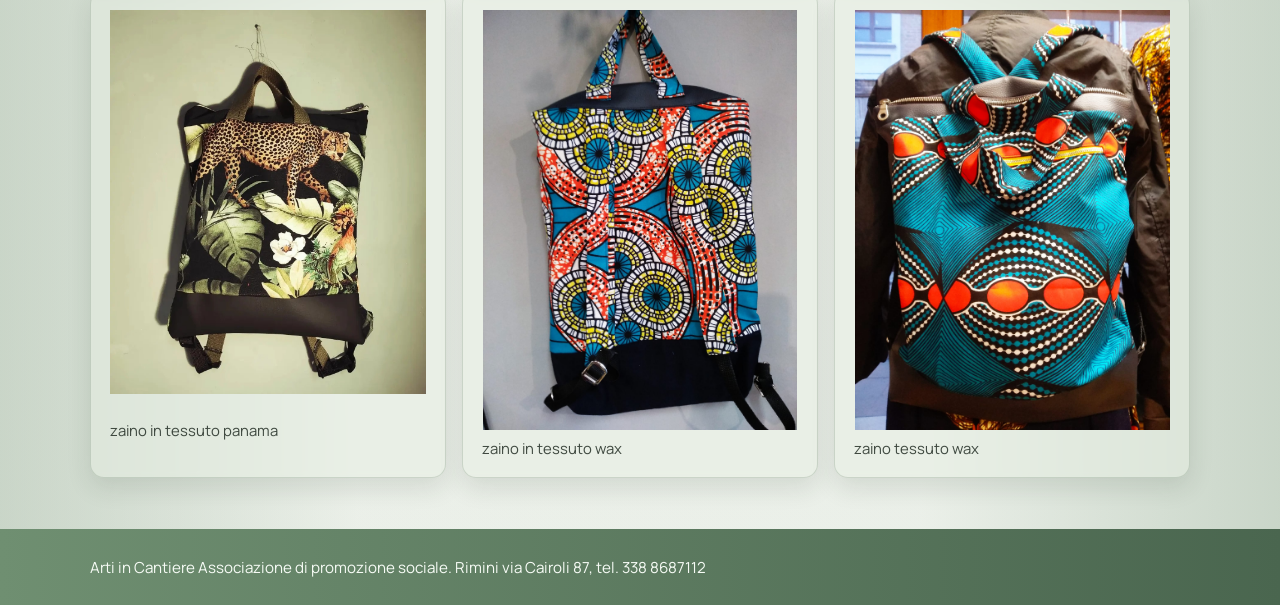
<file: creazioni.html>
<!doctype html>
<html lang="it">
  <head>
    <meta charset="UTF-8" />
    <meta name="viewport" content="width=device-width, initial-scale=1.0" />
    <title>Arti in cantiere | Creazioni</title>
    <link rel="preconnect" href="https://fonts.googleapis.com" />
    <link rel="preconnect" href="https://fonts.gstatic.com" crossorigin />
    <link
      href="https://fonts.googleapis.com/css2?family=Cormorant+Garamond:wght@500;700&family=Manrope:wght@400;500;700&family=Playfair+Display:ital,wght@0,500;0,700;1,500;1,700&display=swap"
      rel="stylesheet"
    />
    <link rel="stylesheet" href="assets/css/styles.css" />
  </head>
  <body>
    <header class="site-header">
      <div class="container navbar">
        <a class="brand" href="index.html">Arti in cantiere</a>
        <nav aria-label="Navigazione principale">
          <ul class="nav-links">
            <li><a href="index.html">Home</a></li>
            <li><a href="corsi.html">Corsi</a></li>
            <li><a href="coworking.html">Coworking</a></li>
            <li><a href="galleria.html">Galleria</a></li>
            <li><a href="creazioni.html" aria-current="page">Creazioni</a></li>
            <li><a href="contatti.html">Contatti</a></li>
          </ul>
        </nav>
      </div>
    </header>

    <main class="page-main">
      <div class="container">
        <section class="hero">
          <div class="creations-hero-layout">
            <div>
              <h1>Creazioni Arti in Cantiere</h1>
              <p>
                Sono Claudia Gugnelli fondatrice di Arti in Cantiere.
              </p>
              <p>
                La passione per la sartoria e le arti manuali mi accompagna da sempre &mdash; ma ha
                radici pi&ugrave; lontane di me. Le mie prozie erano ricamatrici, figure conosciute a
                Rimini per la loro maestria. Da loro ho ereditato il rispetto per il lavoro fatto
                con le mani, la cura per i dettagli, il piacere di trasformare un tessuto in
                qualcosa di unico.
              </p>
              <p>
                Nel tempo ho fatto mia quella passione, reinterpretandola a modo mio: creo,
                sperimento, cerco tagli e accostamenti nuovi. Lo faccio per me, e lo faccio per chi
                desidera qualcosa di realizzato con attenzione e cura.
              </p>
              <p>
                In questa pagina trovi alcune delle mie creazioni &mdash; abiti, accessori,
                sperimentazioni. Ogni pezzo nasce da un'idea e da tanta voglia di fare.
              </p>
            </div>

            <figure class="creations-hero-photo">
              <img src="resources/ArtiInCantiere-1.jpg" alt="Claudia Gugnelli di Arti in Cantiere" />
            </figure>
          </div>
        </section>

        <section class="grid creations-grid" aria-label="Creazioni Arti in Cantiere">
          <article class="content-panel span-4 creation-card">
            <img src="resources/a%20antivento.jpg" alt="antivento" />
            <p class="creation-caption">antivento</p>
          </article>
          <article class="content-panel span-4 creation-card">
            <img src="resources/a%20astucci%20in%20tessuto%20wax.jpg" alt="astucci in tessuto wax" />
            <p class="creation-caption">astucci in tessuto wax</p>
          </article>
          <article class="content-panel span-4 creation-card">
            <img src="resources/a%20astuccio%20wax.jpg" alt="astuccio wax" />
            <p class="creation-caption">astuccio wax</p>
          </article>
          <article class="content-panel span-4 creation-card">
            <img src="resources/a%20fascia%20invernale.jpg" alt="fascia invernale" />
            <p class="creation-caption">fascia invernale</p>
          </article>
          <article class="content-panel span-4 creation-card">
            <img src="resources/a%20fascia%20invernale%20uncinetto.jpg" alt="fascia invernale uncinetto" />
            <p class="creation-caption">fascia invernale uncinetto</p>
          </article>
          <article class="content-panel span-4 creation-card">
            <img src="resources/a%20fascia%20invernale%20velluto.jpg" alt="fascia invernale velluto" />
            <p class="creation-caption">fascia invernale velluto</p>
          </article>
          <article class="content-panel span-4 creation-card">
            <img src="resources/a%20giacca%20%20wax%20per%20laurea_n.jpg" alt="giacca  wax per laurea_n" />
            <p class="creation-caption">giacca  wax per laurea_n</p>
          </article>
          <article class="content-panel span-4 creation-card">
            <img src="resources/a%20blusa%20wax.jpg" alt="blusa wax" />
            <p class="creation-caption">blusa wax</p>
          </article>
          <article class="content-panel span-4 creation-card">
            <img src="resources/a%20borsa%20naif.jpg" alt="borsa naif" />
            <p class="creation-caption">borsa naif</p>
          </article>
          <article class="content-panel span-4 creation-card">
            <img src="resources/a%20borsa%20per%20il%20pranzo.jpg" alt="borsa per il pranzo" />
            <p class="creation-caption">borsa per il pranzo</p>
          </article>
          <article class="content-panel span-4 creation-card">
            <img src="resources/a%20camicia%20in%20tessuto%20wax%20del%20Ghana.jpg" alt="camicia in tessuto wax del Ghana" />
            <p class="creation-caption">camicia in tessuto wax del Ghana</p>
          </article>
          <article class="content-panel span-4 creation-card">
            <img src="resources/a%20cappellino%20alla%20pescatora%202.jpg" alt="cappellino alla pescatora 2" />
            <p class="creation-caption">cappellino alla pescatora 2</p>
          </article>
          <article class="content-panel span-4 creation-card">
            <img src="resources/a%20cappellino%20%20alla%20pescatora.jpg" alt="cappellino  alla pescatora" />
            <p class="creation-caption">cappellino  alla pescatora</p>
          </article>
          <article class="content-panel span-4 creation-card">
            <img src="resources/a%20casacca%20uono%20wax.jpg" alt="casacca uono wax" />
            <p class="creation-caption">casacca uono wax</p>
          </article>
          <article class="content-panel span-4 creation-card">
            <img src="resources/a_%20completo%20blusa%20e%20gonna%20in%20tessuto%20wax%20per%20cerimonia.jpg" alt="completo blusa e gonna in tessuto wax per cerimonia" />
            <p class="creation-caption">completo blusa e gonna in tessuto wax per cerimonia</p>
          </article>
          <article class="content-panel span-4 creation-card">
            <img src="resources/a%20cuffia%20da%20infermiera.jpg" alt="cuffia da infermiera" />
            <p class="creation-caption">cuffia da infermiera</p>
          </article>
          <article class="content-panel span-4 creation-card">
            <img src="resources/a%20gonna%20a%20palloncino.jpg" alt="gonna a palloncino" />
            <p class="creation-caption">gonna a palloncino</p>
          </article>
          <article class="content-panel span-4 creation-card">
            <img src="resources/a%20gonna%20a%20pieghe.jpg" alt="gonna a pieghe" />
            <p class="creation-caption">gonna a pieghe</p>
          </article>
          <article class="content-panel span-4 creation-card">
            <img src="resources/a%20gonna%20a%20portafoglia%20e%20blusa%20a%20righe.jpg" alt="gonna a portafoglia e blusa a righe" />
            <p class="creation-caption">gonna a portafoglia e blusa a righe</p>
          </article>
          <article class="content-panel span-4 creation-card">
            <img src="resources/a%20gonna%20a%20portafoglio.jpg" alt="gonna a portafoglio" />
            <p class="creation-caption">gonna a portafoglio</p>
          </article>
          <article class="content-panel span-4 creation-card">
            <img src="resources/a%20gonna%20con%20baschina.jpg" alt="gonna con baschina" />
            <p class="creation-caption">gonna con baschina</p>
          </article>
          <article class="content-panel span-4 creation-card">
            <img src="resources/a%20gonna%20con%20tessuto%20wax.jpg" alt="gonna con tessuto wax" />
            <p class="creation-caption">gonna con tessuto wax</p>
          </article>
          <article class="content-panel span-4 creation-card">
            <img src="resources/a%20gonna%20wax.jpg" alt="gonna wax" />
            <p class="creation-caption">gonna wax</p>
          </article>
          <article class="content-panel span-4 creation-card">
            <img src="resources/a%20kimono%20estivo.jpg" alt="kimono estivo" />
            <p class="creation-caption">kimono estivo</p>
          </article>
          <article class="content-panel span-4 creation-card">
            <img src="resources/antivento%20wax.jpg" alt="antivento wax" />
            <p class="creation-caption">antivento wax</p>
          </article>
          <article class="content-panel span-4 creation-card">
            <img src="resources/a%20pochette%20a%20tracolla.jpg" alt="pochette a tracolla" />
            <p class="creation-caption">pochette a tracolla</p>
          </article>
          <article class="content-panel span-4 creation-card">
            <img src="resources/a%20pochette%20in%20tessuto%20giaponese%202.jpg" alt="pochette in tessuto giaponese 2" />
            <p class="creation-caption">pochette in tessuto giaponese 2</p>
          </article>
          <article class="content-panel span-4 creation-card">
            <img src="resources/a%20pochette%20in%20tessuto%20giapponese.jpg" alt="pochette in tessuto giapponese" />
            <p class="creation-caption">pochette in tessuto giapponese</p>
          </article>
          <article class="content-panel span-4 creation-card">
            <img src="resources/a%20porta%20tappetino%20joga.jpg" alt="porta tappetino joga" />
            <p class="creation-caption">porta tappetino joga</p>
          </article>
          <article class="content-panel span-4 creation-card">
            <img src="resources/a%20porta%20trucchi.jpg" alt="porta trucchi" />
            <p class="creation-caption">porta trucchi</p>
          </article>
          <article class="content-panel span-4 creation-card">
            <img src="resources/a%20sacca%20tappettino%20joga.jpg" alt="sacca tappettino joga" />
            <p class="creation-caption">sacca tappettino joga</p>
          </article>
          <article class="content-panel span-4 creation-card">
            <img src="resources/a%20sacca%20zaino%20aironi.jpg" alt="sacca zaino aironi" />
            <p class="creation-caption">sacca zaino aironi</p>
          </article>
          <article class="content-panel span-4 creation-card">
            <img src="resources/a%20sacca%20zaino%20animali.jpg" alt="sacca zaino animali" />
            <p class="creation-caption">sacca zaino animali</p>
          </article>
          <article class="content-panel span-4 creation-card">
            <img src="resources/a%20sacca%20zaino%20animal.jpg" alt="sacca zaino animal" />
            <p class="creation-caption">sacca zaino animal</p>
          </article>
          <article class="content-panel span-4 creation-card">
            <img src="resources/a%20sacca%20zaino%20marinara.jpg" alt="sacca zaino marinara" />
            <p class="creation-caption">sacca zaino marinara</p>
          </article>
          <article class="content-panel span-4 creation-card">
            <img src="resources/a%20sacca%20zaino%20mondo.jpg" alt="sacca zaino mondo" />
            <p class="creation-caption">sacca zaino mondo</p>
          </article>
          <article class="content-panel span-4 creation-card">
            <img src="resources/a%20sacca%20zaino%20tram.jpg" alt="sacca zaino tram" />
            <p class="creation-caption">sacca zaino tram</p>
          </article>
          <article class="content-panel span-4 creation-card">
            <img src="resources/a%20sacca%20zaino%20valige.jpg" alt="sacca zaino valige" />
            <p class="creation-caption">sacca zaino valige</p>
          </article>
          <article class="content-panel span-4 creation-card">
            <img src="resources/a%20sacca%20zaino%20vintage.jpg" alt="sacca zaino vintage" />
            <p class="creation-caption">sacca zaino vintage</p>
          </article>
          <article class="content-panel span-4 creation-card">
            <img src="resources/a%20sacca%20zaino%20wax.jpg" alt="sacca zaino wax" />
            <p class="creation-caption">sacca zaino wax</p>
          </article>
          <article class="content-panel span-4 creation-card">
            <img src="resources/a%20salopette%20bimba%20.jpg" alt="salopette bimba " />
            <p class="creation-caption">salopette bimba </p>
          </article>
          <article class="content-panel span-4 creation-card">
            <img src="resources/a%20salopette%20bimbo%201%20anno.jpg" alt="salopette bimbo 1 anno" />
            <p class="creation-caption">salopette bimbo 1 anno</p>
          </article>
          <article class="content-panel span-4 creation-card">
            <img src="resources/a%20salopette%20bimbo%20di%201%20anno.jpg" alt="salopette bimbo di 1 anno" />
            <p class="creation-caption">salopette bimbo di 1 anno</p>
          </article>
          <article class="content-panel span-4 creation-card">
            <img src="resources/a%20salopette%20bimo%201%20anno%20fiori.jpg" alt="salopette bimo 1 anno fiori" />
            <p class="creation-caption">salopette bimo 1 anno fiori</p>
          </article>
          <article class="content-panel span-4 creation-card">
            <img src="resources/a%20shopper.jpg" alt="shopper" />
            <p class="creation-caption">shopper</p>
          </article>
          <article class="content-panel span-4 creation-card">
            <img src="resources/a%20shopper%20wax.jpg" alt="shopper wax" />
            <p class="creation-caption">shopper wax</p>
          </article>
          <article class="content-panel span-4 creation-card">
            <img src="resources/a%20tovagliette%20.jpg" alt="tovagliette " />
            <p class="creation-caption">tovagliette </p>
          </article>
          <article class="content-panel span-4 creation-card">
            <img src="resources/a%20vestitino%20bimba%20di%201%20anno.jpg" alt="vestitino bimba di 1 anno" />
            <p class="creation-caption">vestitino bimba di 1 anno</p>
          </article>
          <article class="content-panel span-4 creation-card">
            <img src="resources/a%20vestito%20anni%20%2750.jpg" alt="vestito anni '50" />
            <p class="creation-caption">vestito anni '50</p>
          </article>
          <article class="content-panel span-4 creation-card">
            <img src="resources/a%20vestito%20con%20scollo%20anni%20%2750.jpg" alt="vestito con scollo anni '50" />
            <p class="creation-caption">vestito con scollo anni '50</p>
          </article>
          <article class="content-panel span-4 creation-card">
            <img src="resources/a%20vestito%20con%20tessuto%20senegalese.jpg" alt="vestito con tessuto senegalese" />
            <p class="creation-caption">vestito con tessuto senegalese</p>
          </article>
          <article class="content-panel span-4 creation-card">
            <img src="resources/a%20vestito%20con%20tessuto%20wax%20%20e%20scollo%20anni%2050.jpg" alt="vestito con tessuto wax  e scollo anni 50" />
            <p class="creation-caption">vestito con tessuto wax  e scollo anni 50</p>
          </article>
          <article class="content-panel span-4 creation-card">
            <img src="resources/a%20vestito%20cosplay%20per%20jessica.jpg" alt="vestito cosplay per jessica" />
            <p class="creation-caption">vestito cosplay per jessica</p>
          </article>
          <article class="content-panel span-4 creation-card">
            <img src="resources/a%20vestito%20da%20damigella.jpg" alt="vestito da damigella" />
            <p class="creation-caption">vestito da damigella</p>
          </article>
          <article class="content-panel span-4 creation-card">
            <img src="resources/a%20vestito%20in%20tessuto%20wax%20e%20giallo%20ocra.jpg" alt="vestito in tessuto wax e giallo ocra" />
            <p class="creation-caption">vestito in tessuto wax e giallo ocra</p>
          </article>
          <article class="content-panel span-4 creation-card">
            <img src="resources/a%20vestito%20pre%20mamam.jpg" alt="vestito pre mamam" />
            <p class="creation-caption">vestito pre mamam</p>
          </article>
          <article class="content-panel span-4 creation-card">
            <img src="resources/a%20zaino%20con%20animali.jpg" alt="zaino con animali" />
            <p class="creation-caption">zaino con animali</p>
          </article>
          <article class="content-panel span-4 creation-card">
            <img src="resources/a%20zaino%20con%20animali%20retro.jpg" alt="zaino con animali retro" />
            <p class="creation-caption">zaino con animali retro</p>
          </article>
          <article class="content-panel span-4 creation-card">
            <img src="resources/a%20zaino%20con%20ginco%20biloba.jpg" alt="zaino con ginco biloba" />
            <p class="creation-caption">zaino con ginco biloba</p>
          </article>
          <article class="content-panel span-4 creation-card">
            <img src="resources/a%20zaino%20con%20Onda%20di%20Hokusai.jpg" alt="zaino con Onda di Hokusai" />
            <p class="creation-caption">zaino con Onda di Hokusai</p>
          </article>
          <article class="content-panel span-4 creation-card">
            <img src="resources/a%20zaino%20con%20onda%20di%20okusai%20fronte.jpg" alt="zaino con onda di okusai fronte" />
            <p class="creation-caption">zaino con onda di okusai fronte</p>
          </article>
          <article class="content-panel span-4 creation-card">
            <img src="resources/a%20zaino%20Foresta%20naif.jpg" alt="zaino Foresta naif" />
            <p class="creation-caption">zaino Foresta naif</p>
          </article>
          <article class="content-panel span-4 creation-card">
            <img src="resources/a%20zaino%20foresta%20naif%20retro.jpg" alt="zaino foresta naif retro" />
            <p class="creation-caption">zaino foresta naif retro</p>
          </article>
          <article class="content-panel span-4 creation-card">
            <img src="resources/a%20zaino%20in%20tessuto%20panama.jpg" alt="zaino in tessuto panama" />
            <p class="creation-caption">zaino in tessuto panama</p>
          </article>
          <article class="content-panel span-4 creation-card">
            <img src="resources/a%20zaino%20in%20tessuto%20wax.jpg" alt="zaino in tessuto wax" />
            <p class="creation-caption">zaino in tessuto wax</p>
          </article>
          <article class="content-panel span-4 creation-card">
            <img src="resources/a%20zaino%20tessuto%20wax.jpg" alt="zaino tessuto wax" />
            <p class="creation-caption">zaino tessuto wax</p>
          </article>
        </section>
      </div>
    </main>

    <footer class="site-footer">
      <div class="container">
        <p>Arti in Cantiere Associazione di promozione sociale. Rimini via Cairoli 87, tel. 338 8687112</p>
      </div>
    </footer>
  </body>
</html>
</file>
<file: assets/css/styles.css>
:root {
  --sage-50: #f4f7f2;
  --sage-100: #e8efe3;
  --sage-300: #b6c7ad;
  --sage-500: #6f8f71;
  --sage-700: #4a664f;
  --ink-900: #1f2a21;
  --sand-100: #f8f4ec;
  --radius: 14px;
  --shadow-soft: 0 10px 24px rgba(34, 48, 36, 0.12);
}

* {
  box-sizing: border-box;
}

html,
body {
  margin: 0;
  padding: 0;
}

body {
  font-family: "Manrope", "Segoe UI", sans-serif;
  color: var(--ink-900);
  min-height: 100vh;
  display: flex;
  flex-direction: column;
  background:
    linear-gradient(
      90deg,
      rgba(111, 143, 113, 0.32) 0%,
      rgba(111, 143, 113, 0.2) 14%,
      rgba(111, 143, 113, 0.07) 28%,
      rgba(111, 143, 113, 0.07) 72%,
      rgba(111, 143, 113, 0.2) 86%,
      rgba(111, 143, 113, 0.32) 100%
    ),
    radial-gradient(circle at 10% 15%, #ffffff 0%, rgba(255, 255, 255, 0) 35%),
    radial-gradient(circle at 90% 20%, #f0f6eb 0%, rgba(240, 246, 235, 0) 40%),
    linear-gradient(140deg, var(--sand-100), var(--sage-50));
}

h1,
h2,
h3 {
  font-family: "Cormorant Garamond", Georgia, serif;
  letter-spacing: 0.02em;
  margin-top: 0;
}

a {
  color: inherit;
  text-decoration: none;
}

img {
  max-width: 100%;
}

.site-header {
  background: linear-gradient(90deg, var(--sage-700), var(--sage-500));
  color: #f5f9f4;
  border-bottom: 1px solid rgba(255, 255, 255, 0.2);
  position: sticky;
  top: 0;
  z-index: 20;
}

.site-footer {
  margin-top: auto;
  background: linear-gradient(90deg, var(--sage-500), var(--sage-700));
  color: #f6fbf5;
}

.container {
  width: min(1100px, 92vw);
  margin: 0 auto;
}

.navbar {
  min-height: 72px;
  display: flex;
  align-items: center;
  justify-content: space-between;
  gap: 1rem;
  padding: 0.5rem 0;
}

.brand {
  font-family: "Cormorant Garamond", Georgia, serif;
  font-size: clamp(1.8rem, 3vw, 2.6rem);
  font-weight: 700;
  line-height: 1;
}

.nav-links {
  list-style: none;
  display: flex;
  align-items: center;
  gap: 0.35rem;
  padding: 0;
  margin: 0;
}

.nav-links a {
  display: inline-block;
  padding: 0.5rem 0.9rem;
  border-radius: 999px;
  font-size: 0.95rem;
  letter-spacing: 0.01em;
  transition: background-color 180ms ease, transform 180ms ease;
}

.nav-links a:hover {
  background-color: rgba(255, 255, 255, 0.18);
  transform: translateY(-1px);
}

.nav-links a[aria-current="page"] {
  background-color: rgba(255, 255, 255, 0.28);
  font-weight: 700;
}

.page-main {
  padding: clamp(2rem, 4vw, 3.5rem) 0;
}

.hero,
.content-panel {
  background: rgba(255, 255, 255, 0.8);
  border: 1px solid rgba(105, 131, 106, 0.24);
  border-radius: var(--radius);
  box-shadow: var(--shadow-soft);
  backdrop-filter: blur(3px);
}

.hero {
  padding: clamp(1.7rem, 3vw, 2.8rem);
  margin-bottom: 1.4rem;
}

.hero h1 {
  font-size: clamp(2rem, 4vw, 3.3rem);
  margin-bottom: 0.5rem;
}

.hero p {
  font-size: clamp(1.02rem, 1.9vw, 1.22rem);
  max-width: 70ch;
  margin: 0;
}

.grid {
  display: grid;
  gap: 1rem;
  grid-template-columns: repeat(12, minmax(0, 1fr));
}

.course-side-layout {
  display: grid;
  grid-template-columns: minmax(230px, 320px) minmax(0, 1fr) minmax(230px, 320px);
  gap: 1rem;
  align-items: start;
}

.course-side-layout .grid {
  min-width: 0;
}

.course-side-rail {
  display: grid;
  gap: 1rem;
  position: sticky;
  top: 96px;
}

.course-side-photo {
  margin: 0;
  border-radius: var(--radius);
  overflow: hidden;
  border: 1px solid rgba(105, 131, 106, 0.24);
  box-shadow: var(--shadow-soft);
  background: rgba(232, 239, 227, 0.65);
  display: grid;
  place-items: center;
}

.course-side-photo img {
  width: 100%;
  height: clamp(220px, 30vh, 320px);
  object-fit: contain;
  display: block;
}

.coworking-photo {
  display: block;
  padding: 0.45rem;
}

.side-photo-caption {
  margin: 0.45rem 0 0;
  font-size: 0.92rem;
  line-height: 1.3;
  color: rgba(31, 42, 33, 0.85);
}

.course-materials-grid {
  display: grid;
  grid-template-columns: repeat(2, minmax(0, 1fr));
  gap: 0.9rem;
  margin-top: 0.75rem;
}

.course-material-photo {
  margin: 0;
  border-radius: calc(var(--radius) - 4px);
  overflow: hidden;
  border: 1px solid rgba(105, 131, 106, 0.24);
  background: rgba(232, 239, 227, 0.55);
}

.course-material-photo img {
  width: 100%;
  height: clamp(180px, 28vh, 260px);
  object-fit: cover;
  display: block;
}

.gallery-grid .content-panel {
  padding: 0.45rem;
  overflow: visible;
  background: rgba(232, 239, 227, 0.45);
}

.gallery-grid .content-panel img {
  width: 100%;
  height: auto;
  max-height: 520px;
  object-fit: contain;
  display: block;
  border: 3px solid transparent;
  border-radius: calc(var(--radius) - 4px);
  cursor: zoom-in;
  transition: border-color 180ms ease, box-shadow 180ms ease, transform 180ms ease;
}

.gallery-grid .content-panel img:hover,
.gallery-grid .content-panel img:focus-visible {
  border-color: var(--sage-700);
  box-shadow: 0 0 0 3px rgba(74, 102, 79, 0.24);
  transform: translateY(-1px);
}

.gallery-modal {
  position: fixed;
  inset: 0;
  z-index: 100;
  display: grid;
  place-items: center;
  background: rgba(21, 29, 23, 0.8);
  opacity: 0;
  pointer-events: none;
  transition: opacity 220ms ease;
}

.gallery-modal.is-open {
  opacity: 1;
  pointer-events: auto;
}

.gallery-modal-dialog {
  width: min(92vw, 1200px);
  max-height: 90vh;
  background: rgba(247, 251, 245, 0.98);
  border: 1px solid rgba(105, 131, 106, 0.3);
  border-radius: var(--radius);
  box-shadow: 0 18px 44px rgba(0, 0, 0, 0.32);
  padding: 0.9rem;
}

.gallery-modal-close {
  margin-left: auto;
  margin-bottom: 0.6rem;
  border: 1px solid rgba(74, 102, 79, 0.35);
  border-radius: 999px;
  background: #f1f7ed;
  color: var(--ink-900);
  min-width: 40px;
  min-height: 40px;
  font-size: 1.2rem;
  cursor: pointer;
}

.gallery-modal-viewer {
  height: min(74vh, 880px);
  overflow: hidden;
  border-radius: calc(var(--radius) - 4px);
  border: 1px solid rgba(105, 131, 106, 0.25);
  background: #e8efe3;
}

.gallery-modal-image {
  width: 100%;
  height: 100%;
  object-fit: contain;
  transform: scale(2);
  transform-origin: 50% 50%;
  transition: transform-origin 60ms linear;
  user-select: none;
  -webkit-user-drag: none;
}

.creation-card {
  padding: 0.45rem;
  display: grid;
  gap: 0.55rem;
  background: rgba(232, 239, 227, 0.5);
}

.creation-card img {
  width: 100%;
  height: auto;
  max-height: 420px;
  object-fit: contain;
  display: block;
}

.creation-caption {
  margin: 0;
  font-size: 0.93rem;
  line-height: 1.3;
  color: rgba(31, 42, 33, 0.84);
}

.creations-hero-layout {
  display: grid;
  grid-template-columns: minmax(0, 1.35fr) minmax(260px, 360px);
  gap: 1.1rem;
  align-items: start;
}

.creations-hero-photo {
  margin: 0;
  border-radius: calc(var(--radius) - 2px);
  overflow: hidden;
  border: 1px solid rgba(105, 131, 106, 0.25);
  box-shadow: var(--shadow-soft);
}

.creations-hero-photo img {
  width: 100%;
  height: auto;
  display: block;
}

.contacts-layout {
  display: grid;
  grid-template-columns: minmax(260px, 420px) minmax(0, 1fr);
  gap: 1rem;
  align-items: start;
}

.contacts-photo {
  margin: 0;
  border-radius: calc(var(--radius) - 2px);
  overflow: hidden;
  border: 1px solid rgba(105, 131, 106, 0.24);
}

.contacts-photo img {
  width: 100%;
  height: auto;
  display: block;
}

.contacts-copy p {
  margin: 0 0 0.7rem;
  font-size: 1.03rem;
  line-height: 1.55;
}

.content-panel {
  padding: 1.2rem;
  animation: rise-in 520ms ease both;
}

.span-4 {
  grid-column: span 4;
}

.span-6 {
  grid-column: span 6;
}

.span-12 {
  grid-column: span 12;
}

.placeholder {
  border: 1px dashed var(--sage-300);
  border-radius: calc(var(--radius) - 5px);
  padding: 0.85rem;
  background: linear-gradient(130deg, rgba(232, 239, 227, 0.45), rgba(255, 255, 255, 0.65));
}

.muted {
  color: rgba(31, 42, 33, 0.78);
}

.site-footer .container {
  display: flex;
  justify-content: space-between;
  align-items: center;
  gap: 1rem;
  min-height: 76px;
  font-size: 0.95rem;
}

.home-hero-layout {
  display: grid;
  grid-template-columns: minmax(0, 1.1fr) minmax(0, 1fr);
  gap: 1.3rem;
  align-items: stretch;
}

.home-intro {
  display: flex;
  flex-direction: column;
}

h1,
h2 {
  font-family: "Playfair Display", "Cormorant Garamond", Georgia, serif;
}

h1 {
  font-size: clamp(2.25rem, 5vw, 3rem);
}

.home-kicker {
  margin: 0;
  text-transform: uppercase;
  font-size: 0.78rem;
  letter-spacing: 0.12em;
  color: rgba(31, 42, 33, 0.72);
  font-weight: 700;
}

.home-subtitle {
  font-family: "Playfair Display", "Cormorant Garamond", Georgia, serif;
  font-style: italic;
  font-size: clamp(1.25rem, 2.6vw, 1.5rem);
  font-weight: 700;
  margin: 0.2rem 0 0.1rem;
}

.home-city {
  margin: 0;
  font-size: 1.02rem;
  color: var(--sage-700);
  font-weight: 700;
}

.home-copy {
  margin-top: 1rem;
  display: grid;
  gap: 0.7rem;
}

.home-copy p {
  margin: 0;
  font-size: 1.01rem;
  line-height: 1.65;
}

.home-hero-image,
.home-lab-image {
  margin: 0;
  border-radius: calc(var(--radius) - 2px);
  overflow: hidden;
  border: 1px solid rgba(105, 131, 106, 0.22);
}

.home-hero-image img,
.home-lab-image img {
  width: 100%;
  height: 100%;
  object-fit: cover;
  display: block;
}

.home-hero-image img {
  min-height: 280px;
}

.home-lab-image img {
  min-height: 430px;
}

.home-lab {
  margin-top: 1rem;
  display: grid;
  grid-template-columns: minmax(0, 1fr) minmax(0, 1.3fr);
  gap: 1rem;
  align-items: stretch;
}

.home-lab h2 {
  text-transform: uppercase;
  letter-spacing: 0.05em;
}

.home-lab-copy p {
  margin: 0 0 0.8rem;
  line-height: 1.65;
}

.home-image-nav {
  margin-top: 1.5rem;
}

.home-image-nav h2 {
  margin-bottom: 0.3rem;
}

.home-image-nav .muted {
  margin: 0;
}

.image-nav-grid {
  margin-top: 0.9rem;
  display: grid;
  grid-template-columns: repeat(3, minmax(0, 1fr));
  gap: 1rem;
}

.image-nav-card {
  position: relative;
  border-radius: var(--radius);
  overflow: hidden;
  min-height: 240px;
  border: 1px solid rgba(105, 131, 106, 0.26);
  box-shadow: var(--shadow-soft);
  transition: transform 220ms ease, box-shadow 220ms ease;
}

.image-nav-card:hover {
  transform: translateY(-3px);
  box-shadow: 0 16px 28px rgba(34, 48, 36, 0.18);
}

.image-nav-card img {
  width: 100%;
  height: 100%;
  object-fit: cover;
  display: block;
}

.image-nav-label {
  position: absolute;
  left: 0;
  right: 0;
  bottom: 0;
  padding: 0.95rem 1rem;
  color: #f5f9f4;
  font-size: 1.18rem;
  font-weight: 700;
  letter-spacing: 0.02em;
  background: linear-gradient(0deg, rgba(36, 49, 37, 0.82), rgba(36, 49, 37, 0));
}

@keyframes rise-in {
  from {
    opacity: 0;
    transform: translateY(10px);
  }

  to {
    opacity: 1;
    transform: translateY(0);
  }
}

@media (max-width: 880px) {
  .navbar {
    flex-direction: column;
    align-items: flex-start;
    padding: 0.9rem 0;
  }

  .nav-links {
    flex-wrap: wrap;
  }

  .span-4,
  .span-6 {
    grid-column: span 12;
  }

  .site-footer .container {
    flex-direction: column;
    justify-content: center;
    text-align: center;
    padding: 1rem 0;
  }

  .home-hero-layout,
  .home-lab {
    grid-template-columns: 1fr;
  }

  .creations-hero-layout {
    grid-template-columns: 1fr;
  }

  .contacts-layout {
    grid-template-columns: 1fr;
  }

  .course-side-layout {
    grid-template-columns: 1fr 1fr;
  }

  .course-side-layout .grid {
    grid-column: 1 / -1;
    order: 1;
  }

  .course-side-rail {
    position: static;
  }

  .course-side-photo {
    position: static;
  }

  .course-side-photo img {
    height: 220px;
  }

  .image-nav-grid {
    grid-template-columns: 1fr;
  }

  .home-hero-image img,
  .image-nav-card {
    min-height: 220px;
  }

  .home-lab-image img {
    min-height: 300px;
  }
}

@media (max-width: 620px) {
  .gallery-modal-dialog {
    width: 96vw;
    padding: 0.7rem;
  }

  .gallery-modal-viewer {
    height: min(66vh, 540px);
  }

  .course-side-layout {
    grid-template-columns: 1fr;
  }

  .course-materials-grid {
    grid-template-columns: 1fr;
  }
}
</file>
